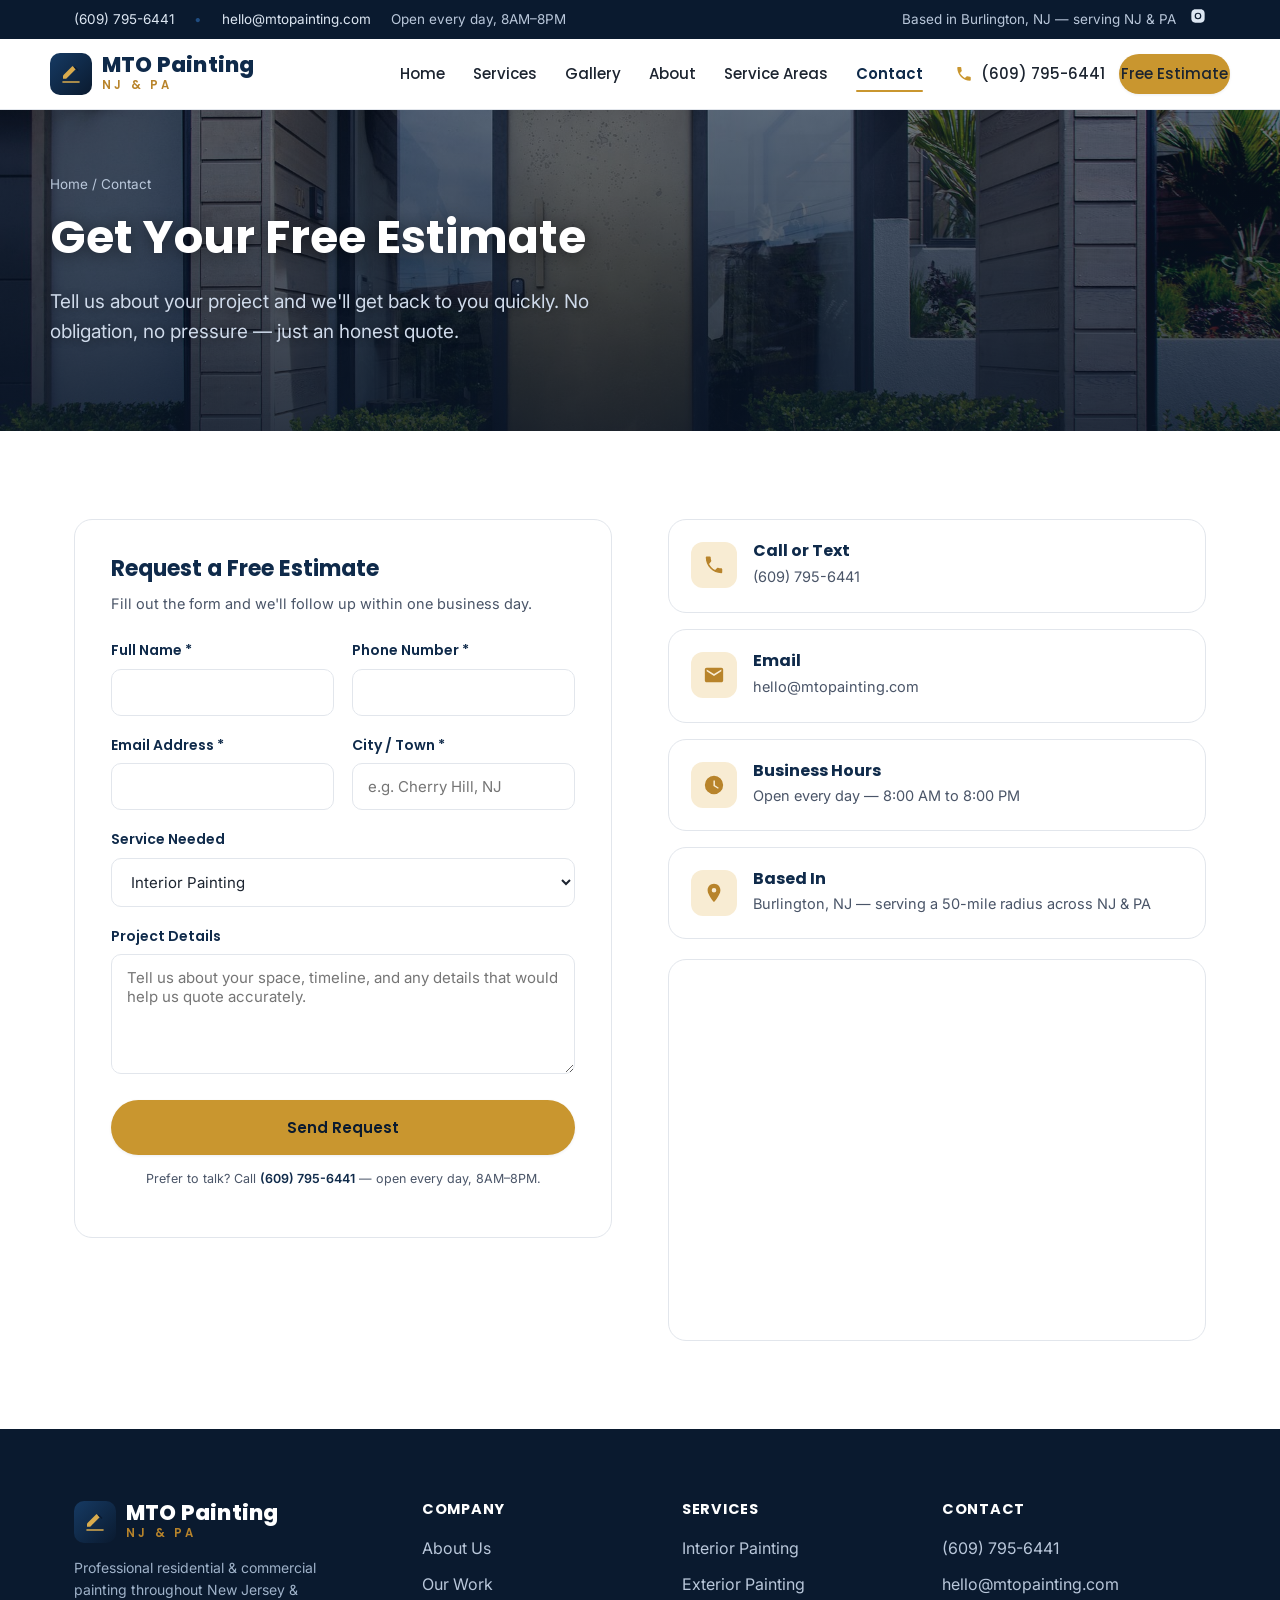
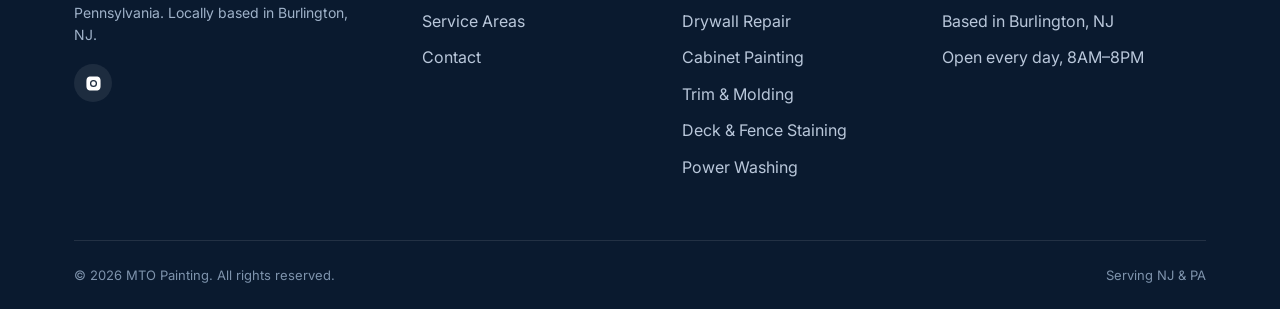
<file: contact.html>
<!doctype html>
<html lang="en">
<head>
<meta charset="UTF-8" />
<meta name="viewport" content="width=device-width, initial-scale=1.0" />
<title>Contact Us | Free Painting Estimate | MTO Painting NJ &amp; PA</title>
<meta name="description" content="Get a free, no-obligation painting estimate from MTO Painting. Call (609) 795-6441, email hello@mtopainting.com, or fill out our form. Serving NJ &amp; PA, open every day 8AM–8PM." />
<link rel="canonical" href="https://mtopainting.com/contact.html" />
<meta property="og:type" content="website" />
<meta property="og:site_name" content="MTO Painting" />
<meta property="og:title" content="Contact MTO Painting — Free Estimate" />
<meta property="og:description" content="Call, email or send a message for your free painting estimate across NJ &amp; PA." />
<meta property="og:url" content="https://mtopainting.com/contact.html" />
<meta property="og:image" content="https://mtopainting.com/images/og/og-cover.jpg" />
<meta name="twitter:card" content="summary_large_image" />
<meta name="twitter:title" content="Contact MTO Painting — Free Estimate" />
<meta name="twitter:description" content="Call, email or send a message for your free painting estimate across NJ & PA." />
<meta name="twitter:image" content="https://mtopainting.com/images/og/og-cover.jpg" />
<link rel="icon" type="image/svg+xml" href="favicon.svg" />
<link rel="icon" type="image/png" sizes="32x32" href="favicon-32x32.png" />
<link rel="icon" type="image/png" sizes="16x16" href="favicon-16x16.png" />
<link rel="apple-touch-icon" href="apple-touch-icon.png" />
<meta name="theme-color" content="#0f2a4a" />
<link rel="preconnect" href="https://fonts.googleapis.com">
<link rel="preconnect" href="https://fonts.gstatic.com" crossorigin>
<link href="https://fonts.googleapis.com/css2?family=Inter:wght@400;500;600;700&family=Poppins:wght@500;600;700;800&display=swap" rel="stylesheet">
<link rel="stylesheet" href="css/style.css" />
</head>
<body>

<div class="topbar">
  <div class="container">
    <div class="topbar-links">
      <a href="tel:+16097956441">(609) 795-6441</a>
      <a class="dot" href="mailto:hello@mtopainting.com">hello@mtopainting.com</a>
      <span>Open every day, 8AM–8PM</span>
    </div>
    <div class="topbar-social">
      <span>Based in Burlington, NJ — serving NJ &amp; PA</span>
      <a href="https://www.instagram.com/paintmto" target="_blank" rel="noopener" aria-label="MTO Painting on Instagram">
        <svg viewBox="0 0 24 24"><path d="M12 2c2.7 0 3.06.01 4.12.06 1.06.05 1.79.22 2.43.47.66.26 1.22.6 1.77 1.15.55.55.9 1.11 1.15 1.77.25.64.42 1.37.47 2.43.05 1.06.06 1.42.06 4.12s-.01 3.06-.06 4.12c-.05 1.06-.22 1.79-.47 2.43a4.9 4.9 0 0 1-1.15 1.77 4.9 4.9 0 0 1-1.77 1.15c-.64.25-1.37.42-2.43.47-1.06.05-1.42.06-4.12.06s-3.06-.01-4.12-.06c-1.06-.05-1.79-.22-2.43-.47a4.9 4.9 0 0 1-1.77-1.15 4.9 4.9 0 0 1-1.15-1.77c-.25-.64-.42-1.37-.47-2.43C2.01 15.06 2 14.7 2 12s.01-3.06.06-4.12c.05-1.06.22-1.79.47-2.43.26-.66.6-1.22 1.15-1.77a4.9 4.9 0 0 1 1.77-1.15c.64-.25 1.37-.42 2.43-.47C8.94 2.01 9.3 2 12 2zm0 5a5 5 0 1 0 0 10 5 5 0 0 0 0-10zm0 8.2a3.2 3.2 0 1 1 0-6.4 3.2 3.2 0 0 1 0 6.4zm5.2-8.4a1.17 1.17 0 1 1 0-2.34 1.17 1.17 0 0 1 0 2.34z"/></svg>
      </a>
    </div>
  </div>
</div>

<header class="site-header">
  <div class="container nav-wrap">
    <a href="index.html" class="brand">
      <span class="brand-mark"><svg viewBox="0 0 24 24" fill="none"><path d="M4 13.5 13.5 4l3.2 3.2L7.2 16.7H4v-3.2Z" fill="#d9ab4d"/><path d="M15.5 5 19 8.5" stroke="#0a1a2f" stroke-width="1.4"/><path d="M4 20h16" stroke="#d9ab4d" stroke-width="1.6" stroke-linecap="round"/></svg></span>
      <span class="brand-text"><span class="mto">MTO Painting</span><br/><span class="painting">NJ &amp; PA</span></span>
    </a>
    <nav class="main-nav" id="mainNav">
      <ul>
        <li><a href="index.html">Home</a></li>
        <li><a href="services.html">Services</a></li>
        <li><a href="gallery.html">Gallery</a></li>
        <li><a href="about.html">About</a></li>
        <li><a href="service-areas.html">Service Areas</a></li>
        <li><a href="contact.html" class="active">Contact</a></li>
      </ul>
      <div class="nav-cta">
        <a href="tel:+16097956441" class="nav-phone"><svg viewBox="0 0 24 24"><path d="M6.6 10.8c1.4 2.8 3.8 5.2 6.6 6.6l2.2-2.2c.3-.3.7-.4 1-.2 1.1.4 2.3.6 3.6.6.6 0 1 .4 1 1V20c0 .6-.4 1-1 1C10.9 21 3 13.1 3 3.6c0-.6.4-1 1-1h3.4c.6 0 1 .4 1 1 0 1.3.2 2.5.6 3.6.1.4 0 .8-.2 1L6.6 10.8Z"/></svg> (609) 795-6441</a>
        <a href="contact.html" class="btn btn-gold btn-sm">Free Estimate</a>
      </div>
    </nav>
    <button class="nav-toggle" aria-label="Toggle menu"><svg viewBox="0 0 24 24" fill="none" stroke="#0f2a4a" stroke-width="2" stroke-linecap="round"><path d="M4 7h16M4 12h16M4 17h16"/></svg></button>
  </div>
</header>
<div class="nav-scrim"></div>

<main>

  <section class="hero hero-small">
    <img data-fallback="Contact MTO Painting hero" data-file="hero/hero-contact.jpg" src="images/hero/hero-contact.jpg" alt="Contact MTO Painting" style="position:absolute;inset:0; width:100%; height:100%; object-fit:cover;" />
    <div class="container hero-inner" style="padding:0;">
      <div class="breadcrumb"><a href="index.html">Home</a> / Contact</div>
      <h1 style="font-size:clamp(30px,4vw,46px);">Get Your Free Estimate</h1>
      <p class="lede">Tell us about your project and we'll get back to you quickly. No obligation, no pressure — just an honest quote.</p>
    </div>
  </section>

  <section>
    <div class="container">
      <div class="grid grid-2" style="gap:56px; align-items:flex-start;">

        <!-- FORM -->
        <div class="card" style="padding:36px;">
          <h2 style="font-size:22px;">Request a Free Estimate</h2>
          <p style="color:var(--ink-soft); font-size:14.5px; margin-bottom:24px;">Fill out the form and we'll follow up within one business day.</p>

          <div class="form-success">Thanks! Your message has been sent — we'll be in touch soon.</div>
          <div class="form-error"></div>

          <form id="contact-form" action="https://formspree.io/f/xpqvoolq" method="POST">
            <input type="text" name="_gotcha" style="display:none" tabindex="-1" autocomplete="off" />
            <input type="hidden" name="_subject" value="New estimate request — MTO Painting website" />

            <div class="form-row">
              <div class="field">
                <label for="name">Full Name *</label>
                <input type="text" id="name" name="Name" required autocomplete="name" />
              </div>
              <div class="field">
                <label for="phone">Phone Number *</label>
                <input type="tel" id="phone" name="Phone" required autocomplete="tel" />
              </div>
            </div>

            <div class="form-row">
              <div class="field">
                <label for="email">Email Address *</label>
                <input type="email" id="email" name="Email" required autocomplete="email" />
              </div>
              <div class="field">
                <label for="city">City / Town *</label>
                <input type="text" id="city" name="City" required placeholder="e.g. Cherry Hill, NJ" />
              </div>
            </div>

            <div class="field">
              <label for="service">Service Needed</label>
              <select id="service" name="Service">
                <option>Interior Painting</option>
                <option>Exterior Painting</option>
                <option>Drywall Repair</option>
                <option>Cabinet Painting</option>
                <option>Trim &amp; Molding Painting</option>
                <option>Deck &amp; Fence Staining</option>
                <option>Power Washing</option>
                <option>Not Sure / Multiple Services</option>
              </select>
            </div>

            <div class="field">
              <label for="message">Project Details</label>
              <textarea id="message" name="Message" placeholder="Tell us about your space, timeline, and any details that would help us quote accurately."></textarea>
            </div>

            <button type="submit" class="btn btn-gold btn-block">Send Request</button>
            <p class="field-note text-center" style="margin-top:14px;">Prefer to talk? Call <a href="tel:+16097956441" style="color:var(--navy-900); font-weight:600;">(609) 795-6441</a> — open every day, 8AM–8PM.</p>
          </form>
        </div>

        <!-- INFO -->
        <div>
          <div class="card info-card reveal" style="margin-bottom:16px;">
            <div class="ico"><svg viewBox="0 0 24 24"><path d="M6.6 10.8c1.4 2.8 3.8 5.2 6.6 6.6l2.2-2.2c.3-.3.7-.4 1-.2 1.1.4 2.3.6 3.6.6.6 0 1 .4 1 1V20c0 .6-.4 1-1 1C10.9 21 3 13.1 3 3.6c0-.6.4-1 1-1h3.4c.6 0 1 .4 1 1 0 1.3.2 2.5.6 3.6.1.4 0 .8-.2 1L6.6 10.8Z"/></svg></div>
            <div><h4>Call or Text</h4><a href="tel:+16097956441">(609) 795-6441</a></div>
          </div>
          <div class="card info-card reveal" style="margin-bottom:16px;">
            <div class="ico"><svg viewBox="0 0 24 24"><path d="M20 4H4c-1.1 0-2 .9-2 2v12c0 1.1.9 2 2 2h16c1.1 0 2-.9 2-2V6c0-1.1-.9-2-2-2Zm0 4-8 5-8-5V6l8 5 8-5v2Z"/></svg></div>
            <div><h4>Email</h4><a href="mailto:hello@mtopainting.com">hello@mtopainting.com</a></div>
          </div>
          <div class="card info-card reveal" style="margin-bottom:16px;">
            <div class="ico"><svg viewBox="0 0 24 24"><path d="M12 2a10 10 0 1 0 0 20 10 10 0 0 0 0-20Zm1 5v5.4l4.2 2.5-.8 1.3-5-3V7h1.6Z"/></svg></div>
            <div><h4>Business Hours</h4><p>Open every day &mdash; 8:00 AM to 8:00 PM</p></div>
          </div>
          <div class="card info-card reveal" style="margin-bottom:16px;">
            <div class="ico"><svg viewBox="0 0 24 24"><path d="M12 2C8.1 2 5 5.1 5 9c0 5.2 7 13 7 13s7-7.8 7-13c0-3.9-3.1-7-7-7Zm0 9.5A2.5 2.5 0 1 1 12 6.5a2.5 2.5 0 0 1 0 5Z"/></svg></div>
            <div><h4>Based In</h4><p>Burlington, NJ — serving a 50-mile radius across NJ &amp; PA</p></div>
          </div>
          <div class="map-frame" style="margin-top:20px;">
            <iframe src="https://www.google.com/maps?q=Burlington,+NJ&output=embed" loading="lazy" referrerpolicy="no-referrer-when-downgrade" title="MTO Painting location — Burlington, NJ"></iframe>
          </div>
        </div>

      </div>
    </div>
  </section>

</main>

<footer class="site-footer">
  <div class="container">
    <div class="footer-grid">
      <div class="footer-brand">
        <a href="index.html" class="brand" style="margin-bottom:14px; display:inline-flex;">
          <span class="brand-mark"><svg viewBox="0 0 24 24" fill="none"><path d="M4 13.5 13.5 4l3.2 3.2L7.2 16.7H4v-3.2Z" fill="#d9ab4d"/><path d="M15.5 5 19 8.5" stroke="#0a1a2f" stroke-width="1.4"/><path d="M4 20h16" stroke="#d9ab4d" stroke-width="1.6" stroke-linecap="round"/></svg></span>
          <span class="brand-text"><span class="mto" style="color:#fff;">MTO Painting</span><br/><span class="painting">NJ &amp; PA</span></span>
        </a>
        <p>Professional residential &amp; commercial painting throughout New Jersey &amp; Pennsylvania. Locally based in Burlington, NJ.</p>
        <div class="footer-social">
          <a href="https://www.instagram.com/paintmto" target="_blank" rel="noopener" aria-label="Instagram"><svg viewBox="0 0 24 24"><path d="M12 2c2.7 0 3.06.01 4.12.06 1.06.05 1.79.22 2.43.47.66.26 1.22.6 1.77 1.15.55.55.9 1.11 1.15 1.77.25.64.42 1.37.47 2.43.05 1.06.06 1.42.06 4.12s-.01 3.06-.06 4.12c-.05 1.06-.22 1.79-.47 2.43a4.9 4.9 0 0 1-1.15 1.77 4.9 4.9 0 0 1-1.77 1.15c-.64.25-1.37.42-2.43.47-1.06.05-1.42.06-4.12.06s-3.06-.01-4.12-.06c-1.06-.05-1.79-.22-2.43-.47a4.9 4.9 0 0 1-1.77-1.15 4.9 4.9 0 0 1-1.15-1.77c-.25-.64-.42-1.37-.47-2.43C2.01 15.06 2 14.7 2 12s.01-3.06.06-4.12c.05-1.06.22-1.79.47-2.43.26-.66.6-1.22 1.15-1.77a4.9 4.9 0 0 1 1.77-1.15c.64-.25 1.37-.42 2.43-.47C8.94 2.01 9.3 2 12 2zm0 5a5 5 0 1 0 0 10 5 5 0 0 0 0-10zm0 8.2a3.2 3.2 0 1 1 0-6.4 3.2 3.2 0 0 1 0 6.4zm5.2-8.4a1.17 1.17 0 1 1 0-2.34 1.17 1.17 0 0 1 0 2.34z"/></svg></a>
        </div>
      </div>
      <div>
        <h4>Company</h4>
        <ul>
          <li><a href="about.html">About Us</a></li>
          <li><a href="gallery.html">Our Work</a></li>
          <li><a href="service-areas.html">Service Areas</a></li>
          <li><a href="contact.html">Contact</a></li>
        </ul>
      </div>
      <div>
        <h4>Services</h4>
        <ul>
          <li><a href="services.html#interior">Interior Painting</a></li>
          <li><a href="services.html#exterior">Exterior Painting</a></li>
          <li><a href="services.html#drywall">Drywall Repair</a></li>
          <li><a href="services.html#cabinet">Cabinet Painting</a></li>
          <li><a href="services.html#trim">Trim &amp; Molding</a></li>
          <li><a href="services.html#deck">Deck &amp; Fence Staining</a></li>
          <li><a href="services.html#powerwash">Power Washing</a></li>
        </ul>
      </div>
      <div>
        <h4>Contact</h4>
        <ul>
          <li><a href="tel:+16097956441">(609) 795-6441</a></li>
          <li><a href="mailto:hello@mtopainting.com">hello@mtopainting.com</a></li>
          <li>Based in Burlington, NJ</li>
          <li>Open every day, 8AM–8PM</li>
        </ul>
      </div>
    </div>
    <div class="footer-bottom">
      <span>&copy; <span data-year>2026</span> MTO Painting. All rights reserved.</span>
      <span>Serving NJ &amp; PA</span>
    </div>
  </div>
</footer>

<div class="mobile-cta">
  <a href="tel:+16097956441" class="btn btn-navy btn-block">Call Now</a>
  <a href="contact.html" class="btn btn-gold btn-block">Free Estimate</a>
</div>

<script src="js/main.js"></script>
</body>
</html>
</file>
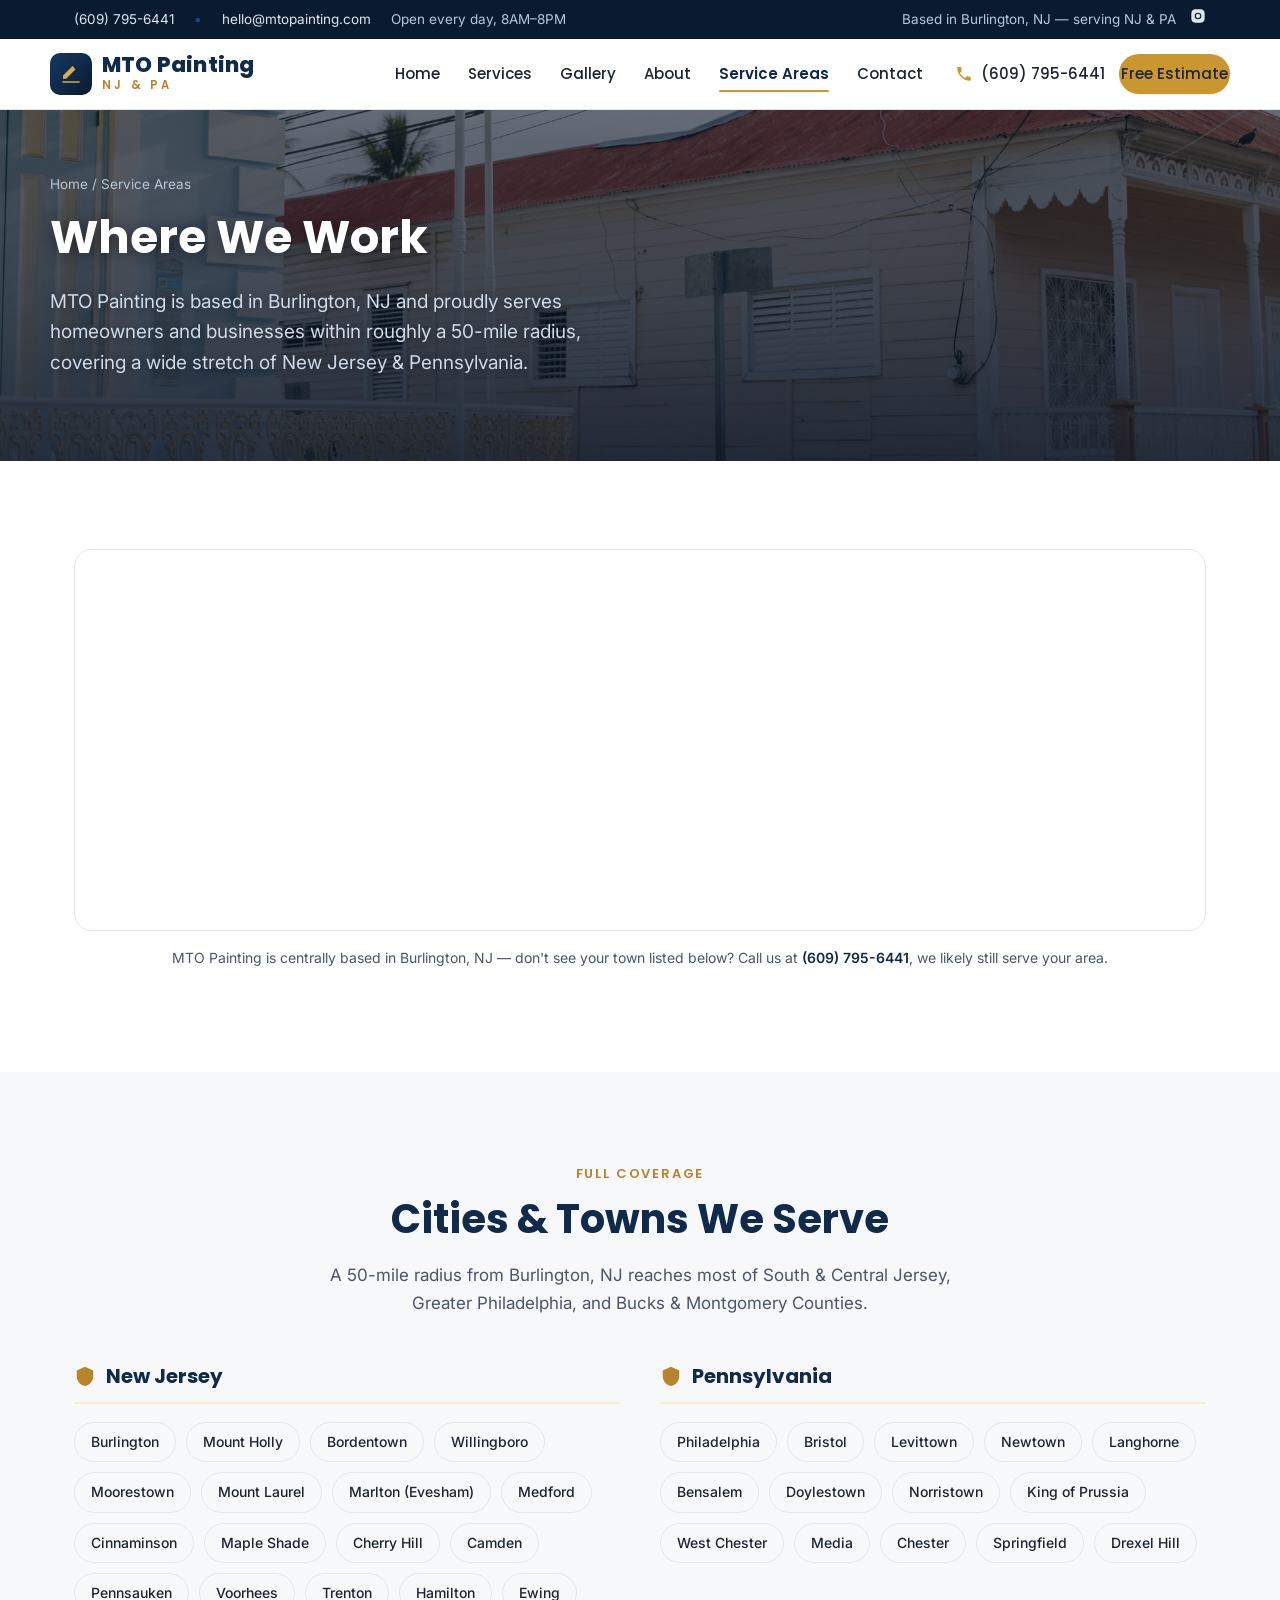
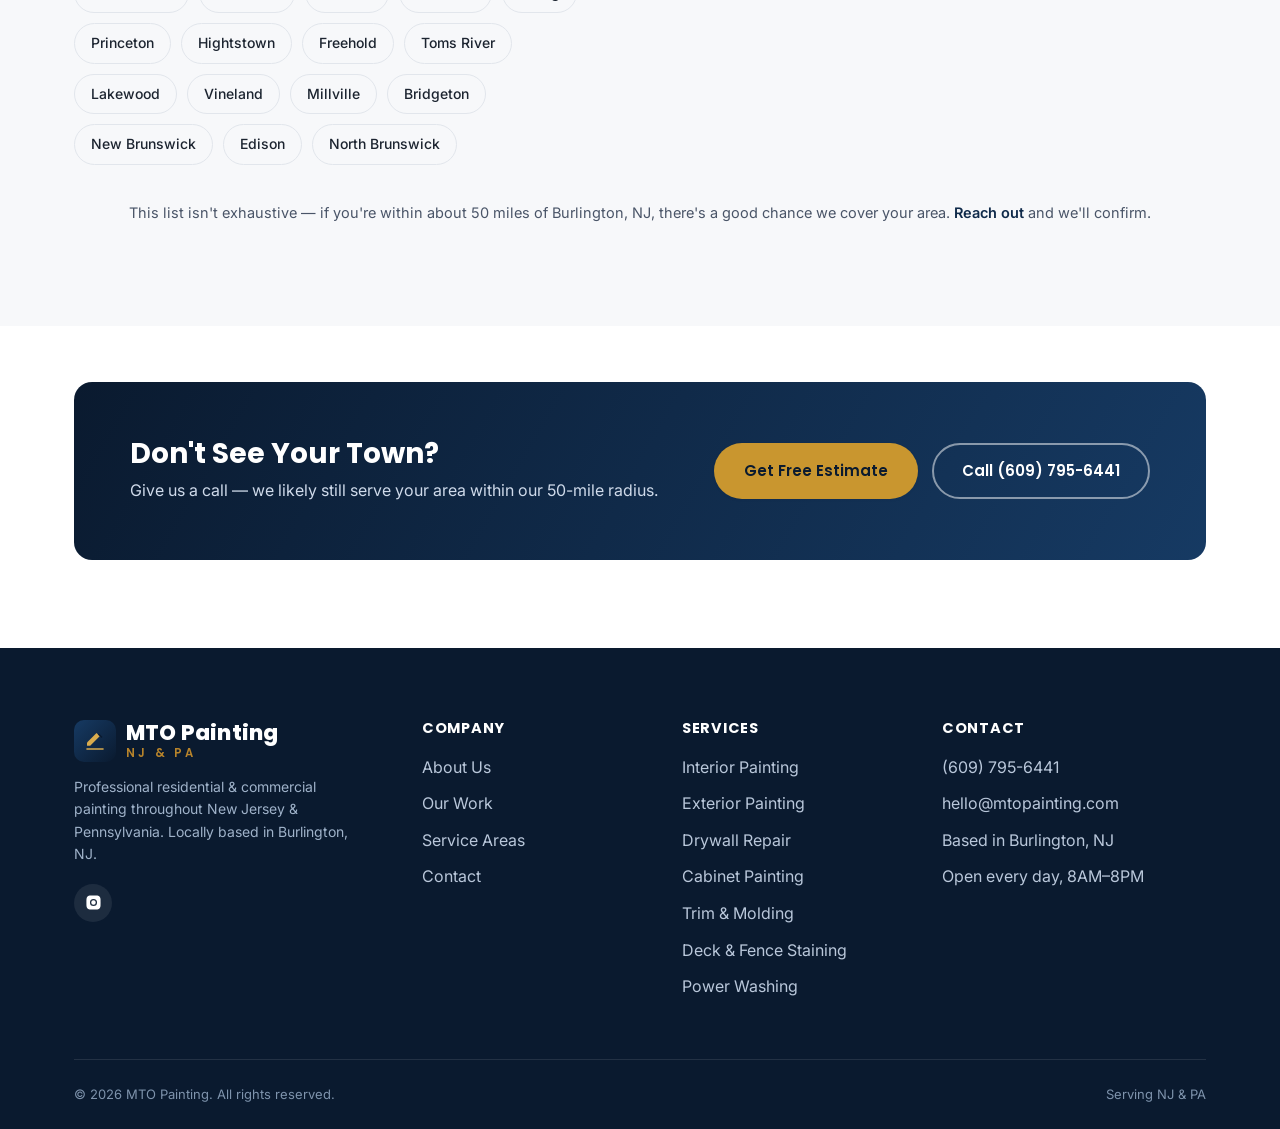
<file: service-areas.html>
<!doctype html>
<html lang="en">
<head>
<meta charset="UTF-8" />
<meta name="viewport" content="width=device-width, initial-scale=1.0" />
<title>Service Areas | Painting Contractors Serving NJ &amp; PA | MTO Painting</title>
<meta name="description" content="MTO Painting is based in Burlington, NJ and serves homeowners and businesses within a 50-mile radius across New Jersey &amp; Pennsylvania, including Philadelphia, Trenton, Cherry Hill, Princeton, Levittown &amp; more." />
<link rel="canonical" href="https://mtopainting.com/service-areas.html" />
<meta property="og:type" content="website" />
<meta property="og:site_name" content="MTO Painting" />
<meta property="og:title" content="Service Areas | MTO Painting" />
<meta property="og:description" content="Painting services within a 50-mile radius of Burlington, NJ, covering NJ &amp; PA." />
<meta property="og:url" content="https://mtopainting.com/service-areas.html" />
<meta property="og:image" content="https://mtopainting.com/images/og/og-cover.jpg" />
<meta name="twitter:card" content="summary_large_image" />
<meta name="twitter:title" content="Service Areas | MTO Painting" />
<meta name="twitter:description" content="Painting services within a 50-mile radius of Burlington, NJ, covering NJ & PA." />
<meta name="twitter:image" content="https://mtopainting.com/images/og/og-cover.jpg" />
<link rel="icon" type="image/svg+xml" href="favicon.svg" />
<link rel="icon" type="image/png" sizes="32x32" href="favicon-32x32.png" />
<link rel="icon" type="image/png" sizes="16x16" href="favicon-16x16.png" />
<link rel="apple-touch-icon" href="apple-touch-icon.png" />
<meta name="theme-color" content="#0f2a4a" />
<link rel="preconnect" href="https://fonts.googleapis.com">
<link rel="preconnect" href="https://fonts.gstatic.com" crossorigin>
<link href="https://fonts.googleapis.com/css2?family=Inter:wght@400;500;600;700&family=Poppins:wght@500;600;700;800&display=swap" rel="stylesheet">
<link rel="stylesheet" href="css/style.css" />
</head>
<body>

<div class="topbar">
  <div class="container">
    <div class="topbar-links">
      <a href="tel:+16097956441">(609) 795-6441</a>
      <a class="dot" href="mailto:hello@mtopainting.com">hello@mtopainting.com</a>
      <span>Open every day, 8AM–8PM</span>
    </div>
    <div class="topbar-social">
      <span>Based in Burlington, NJ — serving NJ &amp; PA</span>
      <a href="https://www.instagram.com/paintmto" target="_blank" rel="noopener" aria-label="MTO Painting on Instagram">
        <svg viewBox="0 0 24 24"><path d="M12 2c2.7 0 3.06.01 4.12.06 1.06.05 1.79.22 2.43.47.66.26 1.22.6 1.77 1.15.55.55.9 1.11 1.15 1.77.25.64.42 1.37.47 2.43.05 1.06.06 1.42.06 4.12s-.01 3.06-.06 4.12c-.05 1.06-.22 1.79-.47 2.43a4.9 4.9 0 0 1-1.15 1.77 4.9 4.9 0 0 1-1.77 1.15c-.64.25-1.37.42-2.43.47-1.06.05-1.42.06-4.12.06s-3.06-.01-4.12-.06c-1.06-.05-1.79-.22-2.43-.47a4.9 4.9 0 0 1-1.77-1.15 4.9 4.9 0 0 1-1.15-1.77c-.25-.64-.42-1.37-.47-2.43C2.01 15.06 2 14.7 2 12s.01-3.06.06-4.12c.05-1.06.22-1.79.47-2.43.26-.66.6-1.22 1.15-1.77a4.9 4.9 0 0 1 1.77-1.15c.64-.25 1.37-.42 2.43-.47C8.94 2.01 9.3 2 12 2zm0 5a5 5 0 1 0 0 10 5 5 0 0 0 0-10zm0 8.2a3.2 3.2 0 1 1 0-6.4 3.2 3.2 0 0 1 0 6.4zm5.2-8.4a1.17 1.17 0 1 1 0-2.34 1.17 1.17 0 0 1 0 2.34z"/></svg>
      </a>
    </div>
  </div>
</div>

<header class="site-header">
  <div class="container nav-wrap">
    <a href="index.html" class="brand">
      <span class="brand-mark"><svg viewBox="0 0 24 24" fill="none"><path d="M4 13.5 13.5 4l3.2 3.2L7.2 16.7H4v-3.2Z" fill="#d9ab4d"/><path d="M15.5 5 19 8.5" stroke="#0a1a2f" stroke-width="1.4"/><path d="M4 20h16" stroke="#d9ab4d" stroke-width="1.6" stroke-linecap="round"/></svg></span>
      <span class="brand-text"><span class="mto">MTO Painting</span><br/><span class="painting">NJ &amp; PA</span></span>
    </a>
    <nav class="main-nav" id="mainNav">
      <ul>
        <li><a href="index.html">Home</a></li>
        <li><a href="services.html">Services</a></li>
        <li><a href="gallery.html">Gallery</a></li>
        <li><a href="about.html">About</a></li>
        <li><a href="service-areas.html" class="active">Service Areas</a></li>
        <li><a href="contact.html">Contact</a></li>
      </ul>
      <div class="nav-cta">
        <a href="tel:+16097956441" class="nav-phone"><svg viewBox="0 0 24 24"><path d="M6.6 10.8c1.4 2.8 3.8 5.2 6.6 6.6l2.2-2.2c.3-.3.7-.4 1-.2 1.1.4 2.3.6 3.6.6.6 0 1 .4 1 1V20c0 .6-.4 1-1 1C10.9 21 3 13.1 3 3.6c0-.6.4-1 1-1h3.4c.6 0 1 .4 1 1 0 1.3.2 2.5.6 3.6.1.4 0 .8-.2 1L6.6 10.8Z"/></svg> (609) 795-6441</a>
        <a href="contact.html" class="btn btn-gold btn-sm">Free Estimate</a>
      </div>
    </nav>
    <button class="nav-toggle" aria-label="Toggle menu"><svg viewBox="0 0 24 24" fill="none" stroke="#0f2a4a" stroke-width="2" stroke-linecap="round"><path d="M4 7h16M4 12h16M4 17h16"/></svg></button>
  </div>
</header>
<div class="nav-scrim"></div>

<main>

  <section class="hero hero-small">
    <img data-fallback="Service area hero — NJ/PA map region" data-file="hero/hero-areas.jpg" src="images/hero/hero-areas.jpg" alt="MTO Painting service areas" style="position:absolute;inset:0; width:100%; height:100%; object-fit:cover;" />
    <div class="container hero-inner" style="padding:0;">
      <div class="breadcrumb"><a href="index.html">Home</a> / Service Areas</div>
      <h1 style="font-size:clamp(30px,4vw,46px);">Where We Work</h1>
      <p class="lede">MTO Painting is based in Burlington, NJ and proudly serves homeowners and businesses within roughly a 50-mile radius, covering a wide stretch of New Jersey &amp; Pennsylvania.</p>
    </div>
  </section>

  <!-- MAP -->
  <section>
    <div class="container">
      <div class="map-frame">
        <iframe src="https://www.google.com/maps?q=Burlington,+NJ&output=embed" loading="lazy" referrerpolicy="no-referrer-when-downgrade" title="MTO Painting service area map centered on Burlington, NJ"></iframe>
      </div>
      <p class="text-center" style="margin-top:16px; color:var(--ink-soft); font-size:14px;">MTO Painting is centrally based in Burlington, NJ — don't see your town listed below? Call us at <a href="tel:+16097956441" style="color:var(--navy-900); font-weight:600;">(609) 795-6441</a>, we likely still serve your area.</p>
    </div>
  </section>

  <!-- CITY LISTS -->
  <section class="bg-alt">
    <div class="container">
      <div class="section-head">
        <span class="eyebrow">Full Coverage</span>
        <h2>Cities &amp; Towns We Serve</h2>
        <p>A 50-mile radius from Burlington, NJ reaches most of South &amp; Central Jersey, Greater Philadelphia, and Bucks &amp; Montgomery Counties.</p>
      </div>

      <div class="area-cols">
        <div class="area-col">
          <h3><svg viewBox="0 0 24 24"><path d="M12 2 3 6v6c0 5.2 3.6 9.9 9 11 5.4-1.1 9-5.8 9-11V6l-9-4Z"/></svg> New Jersey</h3>
          <div class="chip-list">
            <span class="chip">Burlington</span>
            <span class="chip">Mount Holly</span>
            <span class="chip">Bordentown</span>
            <span class="chip">Willingboro</span>
            <span class="chip">Moorestown</span>
            <span class="chip">Mount Laurel</span>
            <span class="chip">Marlton (Evesham)</span>
            <span class="chip">Medford</span>
            <span class="chip">Cinnaminson</span>
            <span class="chip">Maple Shade</span>
            <span class="chip">Cherry Hill</span>
            <span class="chip">Camden</span>
            <span class="chip">Pennsauken</span>
            <span class="chip">Voorhees</span>
            <span class="chip">Trenton</span>
            <span class="chip">Hamilton</span>
            <span class="chip">Ewing</span>
            <span class="chip">Princeton</span>
            <span class="chip">Hightstown</span>
            <span class="chip">Freehold</span>
            <span class="chip">Toms River</span>
            <span class="chip">Lakewood</span>
            <span class="chip">Vineland</span>
            <span class="chip">Millville</span>
            <span class="chip">Bridgeton</span>
            <span class="chip">New Brunswick</span>
            <span class="chip">Edison</span>
            <span class="chip">North Brunswick</span>
          </div>
        </div>

        <div class="area-col">
          <h3><svg viewBox="0 0 24 24"><path d="M12 2 3 6v6c0 5.2 3.6 9.9 9 11 5.4-1.1 9-5.8 9-11V6l-9-4Z"/></svg> Pennsylvania</h3>
          <div class="chip-list">
            <span class="chip">Philadelphia</span>
            <span class="chip">Bristol</span>
            <span class="chip">Levittown</span>
            <span class="chip">Newtown</span>
            <span class="chip">Langhorne</span>
            <span class="chip">Bensalem</span>
            <span class="chip">Doylestown</span>
            <span class="chip">Norristown</span>
            <span class="chip">King of Prussia</span>
            <span class="chip">West Chester</span>
            <span class="chip">Media</span>
            <span class="chip">Chester</span>
            <span class="chip">Springfield</span>
            <span class="chip">Drexel Hill</span>
          </div>
        </div>
      </div>

      <p class="text-center" style="margin-top:36px; color:var(--ink-soft); font-size:14.5px;">This list isn't exhaustive — if you're within about 50 miles of Burlington, NJ, there's a good chance we cover your area. <a href="contact.html" style="color:var(--navy-900); font-weight:600;">Reach out</a> and we'll confirm.</p>
    </div>
  </section>

  <section style="padding-top:56px;">
    <div class="container">
      <div class="cta-banner">
        <div>
          <h2>Don't See Your Town?</h2>
          <p>Give us a call — we likely still serve your area within our 50-mile radius.</p>
        </div>
        <div class="cta-actions">
          <a href="contact.html" class="btn btn-gold">Get Free Estimate</a>
          <a href="tel:+16097956441" class="btn btn-outline">Call (609) 795-6441</a>
        </div>
      </div>
    </div>
  </section>

</main>

<footer class="site-footer">
  <div class="container">
    <div class="footer-grid">
      <div class="footer-brand">
        <a href="index.html" class="brand" style="margin-bottom:14px; display:inline-flex;">
          <span class="brand-mark"><svg viewBox="0 0 24 24" fill="none"><path d="M4 13.5 13.5 4l3.2 3.2L7.2 16.7H4v-3.2Z" fill="#d9ab4d"/><path d="M15.5 5 19 8.5" stroke="#0a1a2f" stroke-width="1.4"/><path d="M4 20h16" stroke="#d9ab4d" stroke-width="1.6" stroke-linecap="round"/></svg></span>
          <span class="brand-text"><span class="mto" style="color:#fff;">MTO Painting</span><br/><span class="painting">NJ &amp; PA</span></span>
        </a>
        <p>Professional residential &amp; commercial painting throughout New Jersey &amp; Pennsylvania. Locally based in Burlington, NJ.</p>
        <div class="footer-social">
          <a href="https://www.instagram.com/paintmto" target="_blank" rel="noopener" aria-label="Instagram"><svg viewBox="0 0 24 24"><path d="M12 2c2.7 0 3.06.01 4.12.06 1.06.05 1.79.22 2.43.47.66.26 1.22.6 1.77 1.15.55.55.9 1.11 1.15 1.77.25.64.42 1.37.47 2.43.05 1.06.06 1.42.06 4.12s-.01 3.06-.06 4.12c-.05 1.06-.22 1.79-.47 2.43a4.9 4.9 0 0 1-1.15 1.77 4.9 4.9 0 0 1-1.77 1.15c-.64.25-1.37.42-2.43.47-1.06.05-1.42.06-4.12.06s-3.06-.01-4.12-.06c-1.06-.05-1.79-.22-2.43-.47a4.9 4.9 0 0 1-1.77-1.15 4.9 4.9 0 0 1-1.15-1.77c-.25-.64-.42-1.37-.47-2.43C2.01 15.06 2 14.7 2 12s.01-3.06.06-4.12c.05-1.06.22-1.79.47-2.43.26-.66.6-1.22 1.15-1.77a4.9 4.9 0 0 1 1.77-1.15c.64-.25 1.37-.42 2.43-.47C8.94 2.01 9.3 2 12 2zm0 5a5 5 0 1 0 0 10 5 5 0 0 0 0-10zm0 8.2a3.2 3.2 0 1 1 0-6.4 3.2 3.2 0 0 1 0 6.4zm5.2-8.4a1.17 1.17 0 1 1 0-2.34 1.17 1.17 0 0 1 0 2.34z"/></svg></a>
        </div>
      </div>
      <div>
        <h4>Company</h4>
        <ul>
          <li><a href="about.html">About Us</a></li>
          <li><a href="gallery.html">Our Work</a></li>
          <li><a href="service-areas.html">Service Areas</a></li>
          <li><a href="contact.html">Contact</a></li>
        </ul>
      </div>
      <div>
        <h4>Services</h4>
        <ul>
          <li><a href="services.html#interior">Interior Painting</a></li>
          <li><a href="services.html#exterior">Exterior Painting</a></li>
          <li><a href="services.html#drywall">Drywall Repair</a></li>
          <li><a href="services.html#cabinet">Cabinet Painting</a></li>
          <li><a href="services.html#trim">Trim &amp; Molding</a></li>
          <li><a href="services.html#deck">Deck &amp; Fence Staining</a></li>
          <li><a href="services.html#powerwash">Power Washing</a></li>
        </ul>
      </div>
      <div>
        <h4>Contact</h4>
        <ul>
          <li><a href="tel:+16097956441">(609) 795-6441</a></li>
          <li><a href="mailto:hello@mtopainting.com">hello@mtopainting.com</a></li>
          <li>Based in Burlington, NJ</li>
          <li>Open every day, 8AM–8PM</li>
        </ul>
      </div>
    </div>
    <div class="footer-bottom">
      <span>&copy; <span data-year>2026</span> MTO Painting. All rights reserved.</span>
      <span>Serving NJ &amp; PA</span>
    </div>
  </div>
</footer>

<div class="mobile-cta">
  <a href="tel:+16097956441" class="btn btn-navy btn-block">Call Now</a>
  <a href="contact.html" class="btn btn-gold btn-block">Free Estimate</a>
</div>

<script src="js/main.js"></script>
</body>
</html>
</file>
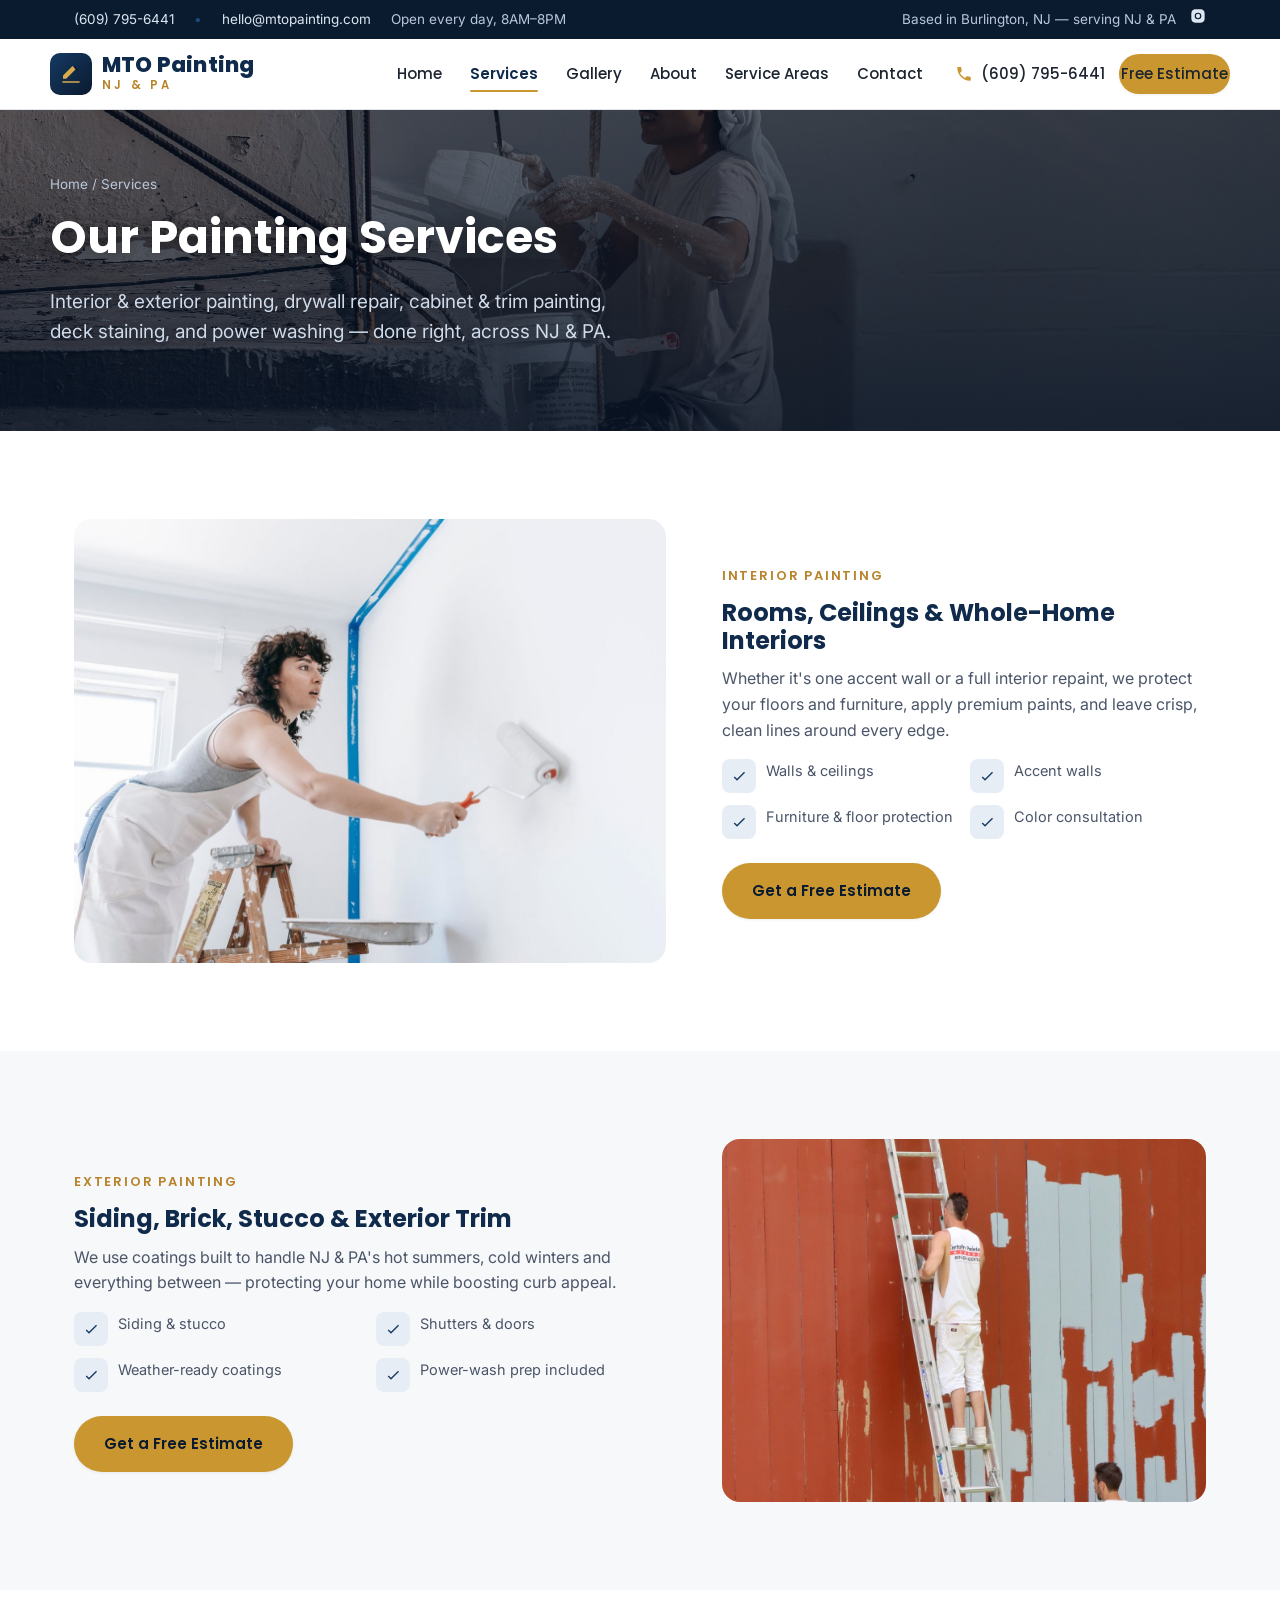
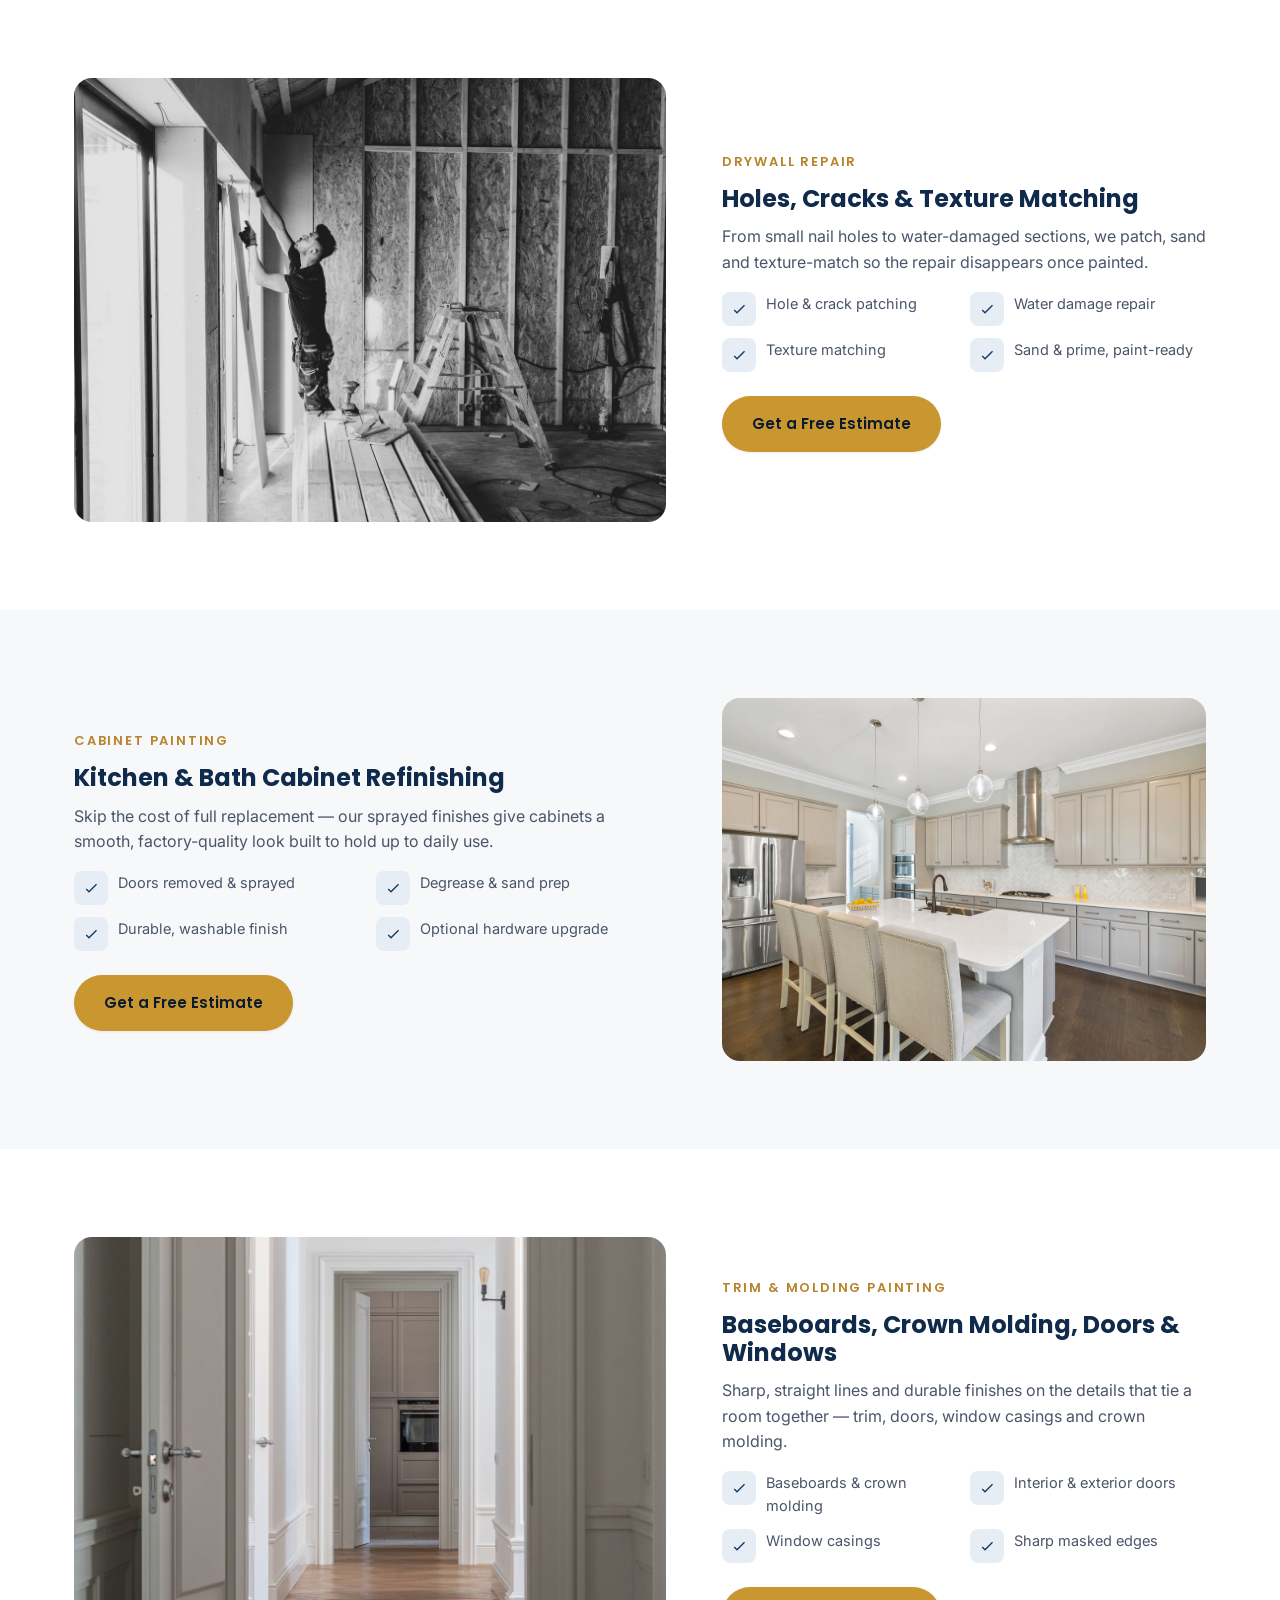
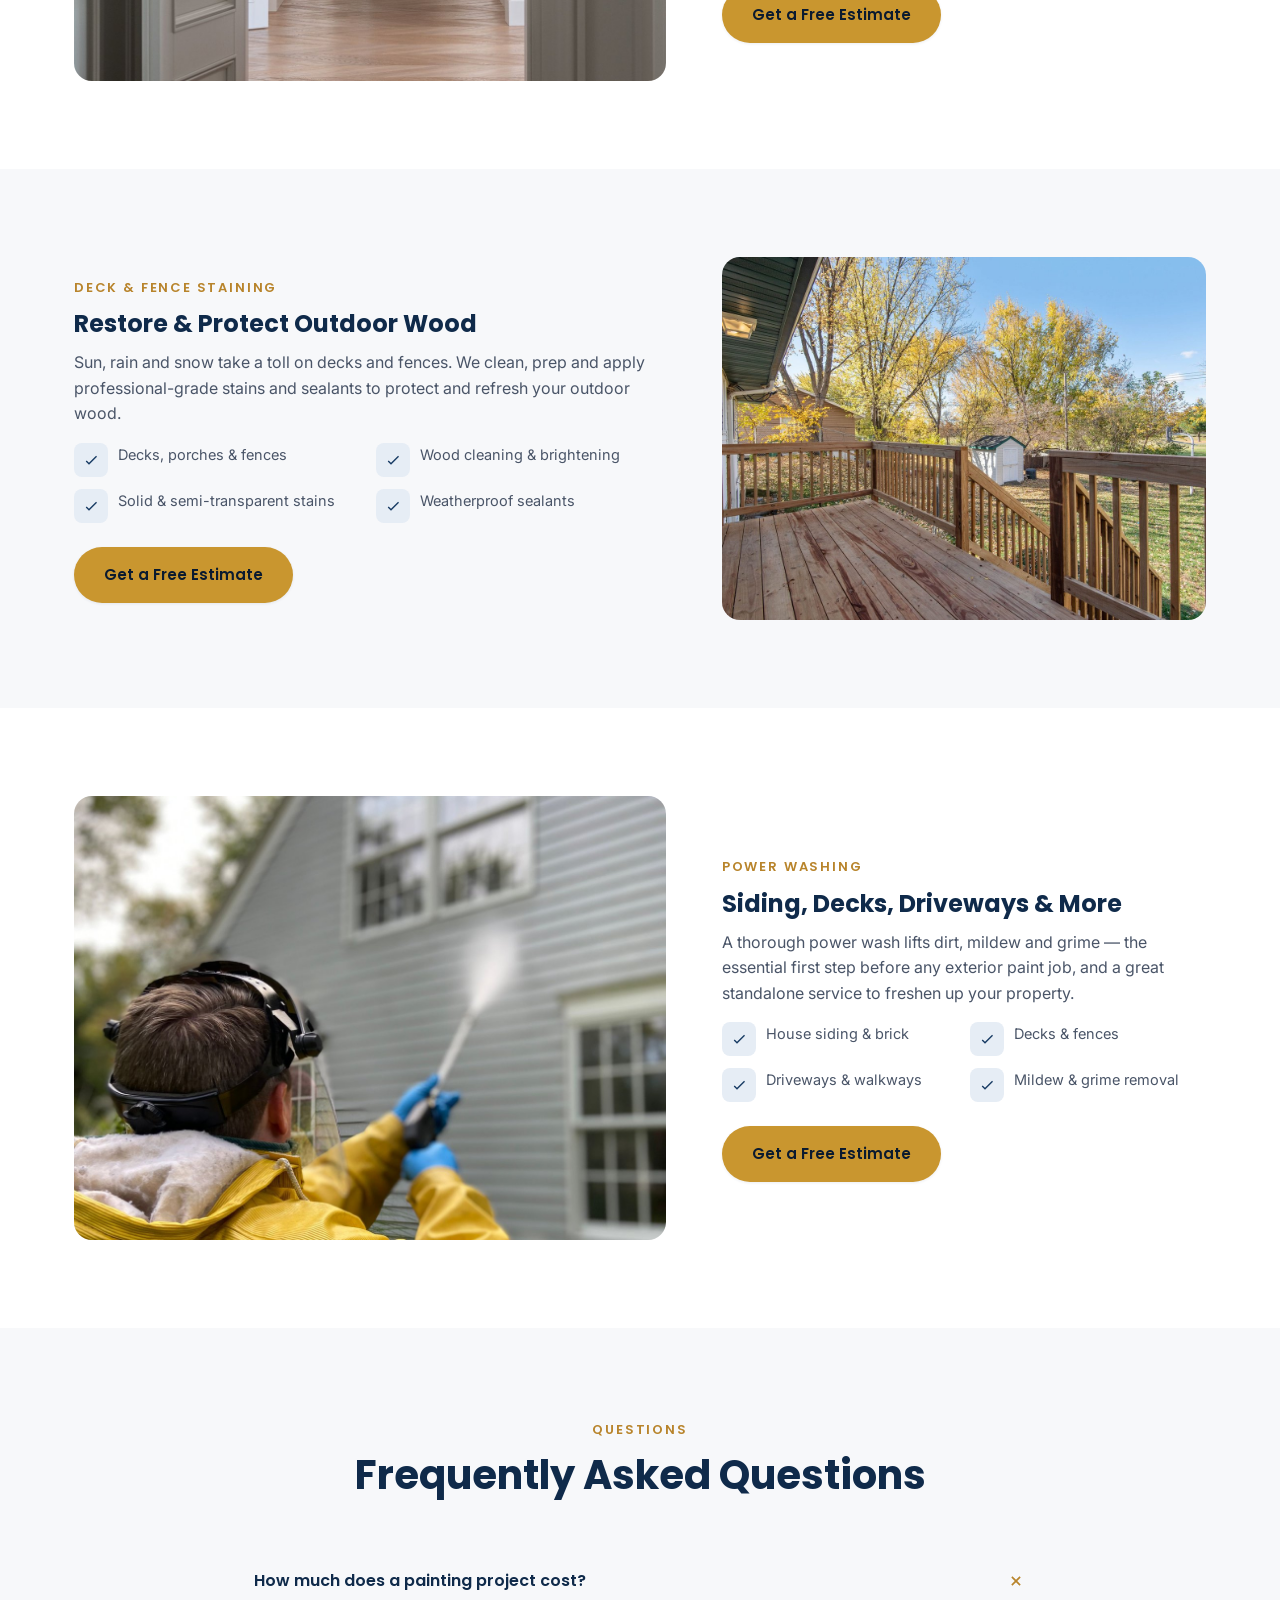
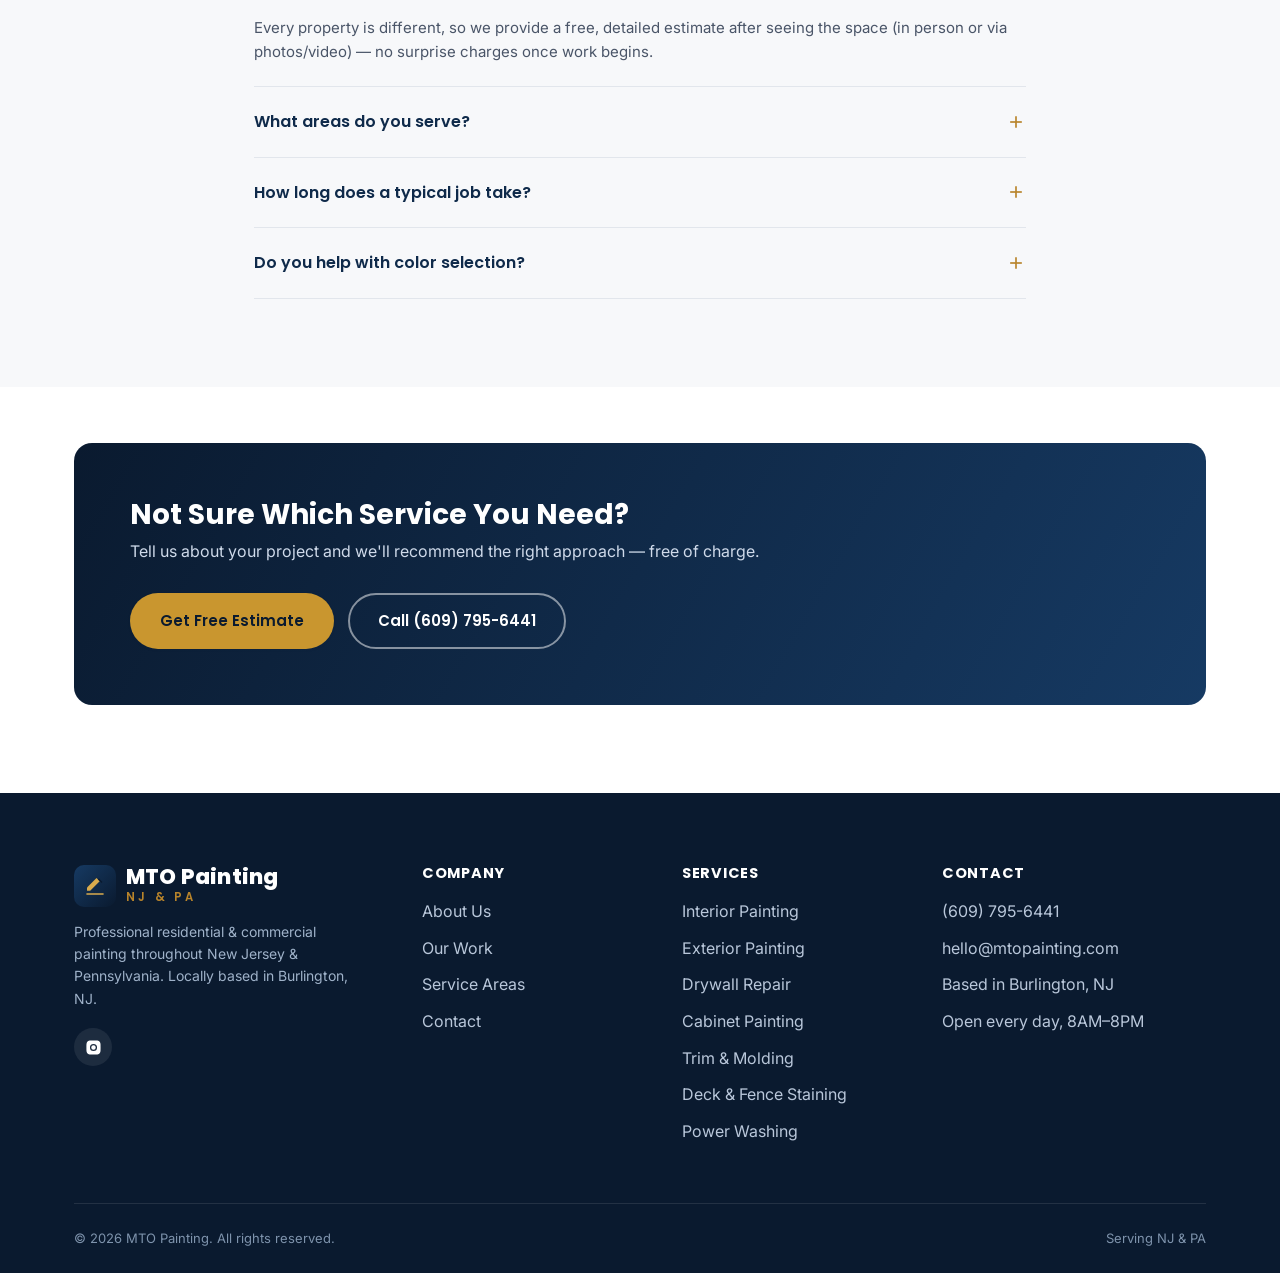
<file: services.html>
<!doctype html>
<html lang="en">
<head>
<meta charset="UTF-8" />
<meta name="viewport" content="width=device-width, initial-scale=1.0" />
<title>Painting Services | Interior, Exterior, Drywall, Cabinets &amp; More | MTO Painting</title>
<meta name="description" content="Explore MTO Painting's full range of services: interior &amp; exterior painting, drywall repair, cabinet painting, trim painting, deck &amp; fence staining, and power washing across NJ &amp; PA." />
<link rel="canonical" href="https://mtopainting.com/services.html" />
<meta property="og:type" content="website" />
<meta property="og:site_name" content="MTO Painting" />
<meta property="og:title" content="Painting Services | MTO Painting" />
<meta property="og:description" content="Interior, exterior, drywall repair, cabinet &amp; trim painting, deck staining and power washing across NJ &amp; PA." />
<meta property="og:url" content="https://mtopainting.com/services.html" />
<meta property="og:image" content="https://mtopainting.com/images/og/og-cover.jpg" />
<meta name="twitter:card" content="summary_large_image" />
<meta name="twitter:title" content="Painting Services | MTO Painting" />
<meta name="twitter:description" content="Interior, exterior, drywall repair, cabinet & trim painting, deck staining and power washing across NJ & PA." />
<meta name="twitter:image" content="https://mtopainting.com/images/og/og-cover.jpg" />
<link rel="icon" type="image/svg+xml" href="favicon.svg" />
<link rel="icon" type="image/png" sizes="32x32" href="favicon-32x32.png" />
<link rel="icon" type="image/png" sizes="16x16" href="favicon-16x16.png" />
<link rel="apple-touch-icon" href="apple-touch-icon.png" />
<meta name="theme-color" content="#0f2a4a" />
<link rel="preconnect" href="https://fonts.googleapis.com">
<link rel="preconnect" href="https://fonts.gstatic.com" crossorigin>
<link href="https://fonts.googleapis.com/css2?family=Inter:wght@400;500;600;700&family=Poppins:wght@500;600;700;800&display=swap" rel="stylesheet">
<link rel="stylesheet" href="css/style.css" />
</head>
<body>

<div class="topbar">
  <div class="container">
    <div class="topbar-links">
      <a href="tel:+16097956441">(609) 795-6441</a>
      <a class="dot" href="mailto:hello@mtopainting.com">hello@mtopainting.com</a>
      <span>Open every day, 8AM–8PM</span>
    </div>
    <div class="topbar-social">
      <span>Based in Burlington, NJ — serving NJ &amp; PA</span>
      <a href="https://www.instagram.com/paintmto" target="_blank" rel="noopener" aria-label="MTO Painting on Instagram">
        <svg viewBox="0 0 24 24"><path d="M12 2c2.7 0 3.06.01 4.12.06 1.06.05 1.79.22 2.43.47.66.26 1.22.6 1.77 1.15.55.55.9 1.11 1.15 1.77.25.64.42 1.37.47 2.43.05 1.06.06 1.42.06 4.12s-.01 3.06-.06 4.12c-.05 1.06-.22 1.79-.47 2.43a4.9 4.9 0 0 1-1.15 1.77 4.9 4.9 0 0 1-1.77 1.15c-.64.25-1.37.42-2.43.47-1.06.05-1.42.06-4.12.06s-3.06-.01-4.12-.06c-1.06-.05-1.79-.22-2.43-.47a4.9 4.9 0 0 1-1.77-1.15 4.9 4.9 0 0 1-1.15-1.77c-.25-.64-.42-1.37-.47-2.43C2.01 15.06 2 14.7 2 12s.01-3.06.06-4.12c.05-1.06.22-1.79.47-2.43.26-.66.6-1.22 1.15-1.77a4.9 4.9 0 0 1 1.77-1.15c.64-.25 1.37-.42 2.43-.47C8.94 2.01 9.3 2 12 2zm0 5a5 5 0 1 0 0 10 5 5 0 0 0 0-10zm0 8.2a3.2 3.2 0 1 1 0-6.4 3.2 3.2 0 0 1 0 6.4zm5.2-8.4a1.17 1.17 0 1 1 0-2.34 1.17 1.17 0 0 1 0 2.34z"/></svg>
      </a>
    </div>
  </div>
</div>

<header class="site-header">
  <div class="container nav-wrap">
    <a href="index.html" class="brand">
      <span class="brand-mark"><svg viewBox="0 0 24 24" fill="none"><path d="M4 13.5 13.5 4l3.2 3.2L7.2 16.7H4v-3.2Z" fill="#d9ab4d"/><path d="M15.5 5 19 8.5" stroke="#0a1a2f" stroke-width="1.4"/><path d="M4 20h16" stroke="#d9ab4d" stroke-width="1.6" stroke-linecap="round"/></svg></span>
      <span class="brand-text"><span class="mto">MTO Painting</span><br/><span class="painting">NJ &amp; PA</span></span>
    </a>
    <nav class="main-nav" id="mainNav">
      <ul>
        <li><a href="index.html">Home</a></li>
        <li><a href="services.html" class="active">Services</a></li>
        <li><a href="gallery.html">Gallery</a></li>
        <li><a href="about.html">About</a></li>
        <li><a href="service-areas.html">Service Areas</a></li>
        <li><a href="contact.html">Contact</a></li>
      </ul>
      <div class="nav-cta">
        <a href="tel:+16097956441" class="nav-phone"><svg viewBox="0 0 24 24"><path d="M6.6 10.8c1.4 2.8 3.8 5.2 6.6 6.6l2.2-2.2c.3-.3.7-.4 1-.2 1.1.4 2.3.6 3.6.6.6 0 1 .4 1 1V20c0 .6-.4 1-1 1C10.9 21 3 13.1 3 3.6c0-.6.4-1 1-1h3.4c.6 0 1 .4 1 1 0 1.3.2 2.5.6 3.6.1.4 0 .8-.2 1L6.6 10.8Z"/></svg> (609) 795-6441</a>
        <a href="contact.html" class="btn btn-gold btn-sm">Free Estimate</a>
      </div>
    </nav>
    <button class="nav-toggle" aria-label="Toggle menu"><svg viewBox="0 0 24 24" fill="none" stroke="#0f2a4a" stroke-width="2" stroke-linecap="round"><path d="M4 7h16M4 12h16M4 17h16"/></svg></button>
  </div>
</header>
<div class="nav-scrim"></div>

<main>

  <section class="hero hero-small">
    <img data-fallback="Painter rolling exterior wall" data-file="hero/hero-services.jpg" src="images/hero/hero-services.jpg" alt="MTO Painting services" style="position:absolute;inset:0; width:100%; height:100%; object-fit:cover;" />
    <div class="container hero-inner" style="padding:0;">
      <div class="breadcrumb"><a href="index.html">Home</a> / Services</div>
      <h1 style="font-size:clamp(30px,4vw,46px);">Our Painting Services</h1>
      <p class="lede">Interior &amp; exterior painting, drywall repair, cabinet &amp; trim painting, deck staining, and power washing — done right, across NJ &amp; PA.</p>
    </div>
  </section>

  <!-- INTERIOR -->
  <section id="interior">
    <div class="container about-hero-grid">
      <figure class="media"><img class="ph-img" data-fallback="Interior painting — bedroom with fresh paint" data-file="services/service-interior.jpg" src="images/services/service-interior.jpg" alt="Interior painting"/></figure>
      <div>
        <span class="eyebrow">Interior Painting</span>
        <h2>Rooms, Ceilings &amp; Whole-Home Interiors</h2>
        <p style="color:var(--ink-soft);">Whether it's one accent wall or a full interior repaint, we protect your floors and furniture, apply premium paints, and leave crisp, clean lines around every edge.</p>
        <div class="grid grid-2" style="gap:12px;">
          <div class="feature" style="gap:10px;"><div class="ico" style="width:34px;height:34px;border-radius:8px;"><svg viewBox="0 0 24 24" style="width:16px;height:16px;"><path d="M9 16.2 5.5 12.7l-1.4 1.4L9 19l12-12-1.4-1.4L9 16.2Z"/></svg></div><p style="margin:0; font-size:14.5px;">Walls &amp; ceilings</p></div>
          <div class="feature" style="gap:10px;"><div class="ico" style="width:34px;height:34px;border-radius:8px;"><svg viewBox="0 0 24 24" style="width:16px;height:16px;"><path d="M9 16.2 5.5 12.7l-1.4 1.4L9 19l12-12-1.4-1.4L9 16.2Z"/></svg></div><p style="margin:0; font-size:14.5px;">Accent walls</p></div>
          <div class="feature" style="gap:10px;"><div class="ico" style="width:34px;height:34px;border-radius:8px;"><svg viewBox="0 0 24 24" style="width:16px;height:16px;"><path d="M9 16.2 5.5 12.7l-1.4 1.4L9 19l12-12-1.4-1.4L9 16.2Z"/></svg></div><p style="margin:0; font-size:14.5px;">Furniture &amp; floor protection</p></div>
          <div class="feature" style="gap:10px;"><div class="ico" style="width:34px;height:34px;border-radius:8px;"><svg viewBox="0 0 24 24" style="width:16px;height:16px;"><path d="M9 16.2 5.5 12.7l-1.4 1.4L9 19l12-12-1.4-1.4L9 16.2Z"/></svg></div><p style="margin:0; font-size:14.5px;">Color consultation</p></div>
        </div>
        <a href="contact.html" class="btn btn-gold" style="margin-top:24px;">Get a Free Estimate</a>
      </div>
    </div>
  </section>

  <!-- EXTERIOR -->
  <section id="exterior" class="bg-alt">
    <div class="container about-hero-grid">
      <div>
        <span class="eyebrow">Exterior Painting</span>
        <h2>Siding, Brick, Stucco &amp; Exterior Trim</h2>
        <p style="color:var(--ink-soft);">We use coatings built to handle NJ &amp; PA's hot summers, cold winters and everything between — protecting your home while boosting curb appeal.</p>
        <div class="grid grid-2" style="gap:12px;">
          <div class="feature" style="gap:10px;"><div class="ico" style="width:34px;height:34px;border-radius:8px;"><svg viewBox="0 0 24 24" style="width:16px;height:16px;"><path d="M9 16.2 5.5 12.7l-1.4 1.4L9 19l12-12-1.4-1.4L9 16.2Z"/></svg></div><p style="margin:0; font-size:14.5px;">Siding &amp; stucco</p></div>
          <div class="feature" style="gap:10px;"><div class="ico" style="width:34px;height:34px;border-radius:8px;"><svg viewBox="0 0 24 24" style="width:16px;height:16px;"><path d="M9 16.2 5.5 12.7l-1.4 1.4L9 19l12-12-1.4-1.4L9 16.2Z"/></svg></div><p style="margin:0; font-size:14.5px;">Shutters &amp; doors</p></div>
          <div class="feature" style="gap:10px;"><div class="ico" style="width:34px;height:34px;border-radius:8px;"><svg viewBox="0 0 24 24" style="width:16px;height:16px;"><path d="M9 16.2 5.5 12.7l-1.4 1.4L9 19l12-12-1.4-1.4L9 16.2Z"/></svg></div><p style="margin:0; font-size:14.5px;">Weather-ready coatings</p></div>
          <div class="feature" style="gap:10px;"><div class="ico" style="width:34px;height:34px;border-radius:8px;"><svg viewBox="0 0 24 24" style="width:16px;height:16px;"><path d="M9 16.2 5.5 12.7l-1.4 1.4L9 19l12-12-1.4-1.4L9 16.2Z"/></svg></div><p style="margin:0; font-size:14.5px;">Power-wash prep included</p></div>
        </div>
        <a href="contact.html" class="btn btn-gold" style="margin-top:24px;">Get a Free Estimate</a>
      </div>
      <figure class="media"><img class="ph-img" data-fallback="Exterior painting — house siding" data-file="services/service-exterior.jpg" src="images/services/service-exterior.jpg" alt="Exterior painting"/></figure>
    </div>
  </section>

  <!-- DRYWALL -->
  <section id="drywall">
    <div class="container about-hero-grid">
      <figure class="media"><img class="ph-img" data-fallback="Drywall repair — patch and sand" data-file="services/service-drywall.jpg" src="images/services/service-drywall.jpg" alt="Drywall repair"/></figure>
      <div>
        <span class="eyebrow">Drywall Repair</span>
        <h2>Holes, Cracks &amp; Texture Matching</h2>
        <p style="color:var(--ink-soft);">From small nail holes to water-damaged sections, we patch, sand and texture-match so the repair disappears once painted.</p>
        <div class="grid grid-2" style="gap:12px;">
          <div class="feature" style="gap:10px;"><div class="ico" style="width:34px;height:34px;border-radius:8px;"><svg viewBox="0 0 24 24" style="width:16px;height:16px;"><path d="M9 16.2 5.5 12.7l-1.4 1.4L9 19l12-12-1.4-1.4L9 16.2Z"/></svg></div><p style="margin:0; font-size:14.5px;">Hole &amp; crack patching</p></div>
          <div class="feature" style="gap:10px;"><div class="ico" style="width:34px;height:34px;border-radius:8px;"><svg viewBox="0 0 24 24" style="width:16px;height:16px;"><path d="M9 16.2 5.5 12.7l-1.4 1.4L9 19l12-12-1.4-1.4L9 16.2Z"/></svg></div><p style="margin:0; font-size:14.5px;">Water damage repair</p></div>
          <div class="feature" style="gap:10px;"><div class="ico" style="width:34px;height:34px;border-radius:8px;"><svg viewBox="0 0 24 24" style="width:16px;height:16px;"><path d="M9 16.2 5.5 12.7l-1.4 1.4L9 19l12-12-1.4-1.4L9 16.2Z"/></svg></div><p style="margin:0; font-size:14.5px;">Texture matching</p></div>
          <div class="feature" style="gap:10px;"><div class="ico" style="width:34px;height:34px;border-radius:8px;"><svg viewBox="0 0 24 24" style="width:16px;height:16px;"><path d="M9 16.2 5.5 12.7l-1.4 1.4L9 19l12-12-1.4-1.4L9 16.2Z"/></svg></div><p style="margin:0; font-size:14.5px;">Sand &amp; prime, paint-ready</p></div>
        </div>
        <a href="contact.html" class="btn btn-gold" style="margin-top:24px;">Get a Free Estimate</a>
      </div>
    </div>
  </section>

  <!-- CABINET -->
  <section id="cabinet" class="bg-alt">
    <div class="container about-hero-grid">
      <div>
        <span class="eyebrow">Cabinet Painting</span>
        <h2>Kitchen &amp; Bath Cabinet Refinishing</h2>
        <p style="color:var(--ink-soft);">Skip the cost of full replacement — our sprayed finishes give cabinets a smooth, factory-quality look built to hold up to daily use.</p>
        <div class="grid grid-2" style="gap:12px;">
          <div class="feature" style="gap:10px;"><div class="ico" style="width:34px;height:34px;border-radius:8px;"><svg viewBox="0 0 24 24" style="width:16px;height:16px;"><path d="M9 16.2 5.5 12.7l-1.4 1.4L9 19l12-12-1.4-1.4L9 16.2Z"/></svg></div><p style="margin:0; font-size:14.5px;">Doors removed &amp; sprayed</p></div>
          <div class="feature" style="gap:10px;"><div class="ico" style="width:34px;height:34px;border-radius:8px;"><svg viewBox="0 0 24 24" style="width:16px;height:16px;"><path d="M9 16.2 5.5 12.7l-1.4 1.4L9 19l12-12-1.4-1.4L9 16.2Z"/></svg></div><p style="margin:0; font-size:14.5px;">Degrease &amp; sand prep</p></div>
          <div class="feature" style="gap:10px;"><div class="ico" style="width:34px;height:34px;border-radius:8px;"><svg viewBox="0 0 24 24" style="width:16px;height:16px;"><path d="M9 16.2 5.5 12.7l-1.4 1.4L9 19l12-12-1.4-1.4L9 16.2Z"/></svg></div><p style="margin:0; font-size:14.5px;">Durable, washable finish</p></div>
          <div class="feature" style="gap:10px;"><div class="ico" style="width:34px;height:34px;border-radius:8px;"><svg viewBox="0 0 24 24" style="width:16px;height:16px;"><path d="M9 16.2 5.5 12.7l-1.4 1.4L9 19l12-12-1.4-1.4L9 16.2Z"/></svg></div><p style="margin:0; font-size:14.5px;">Optional hardware upgrade</p></div>
        </div>
        <a href="contact.html" class="btn btn-gold" style="margin-top:24px;">Get a Free Estimate</a>
      </div>
      <figure class="media"><img class="ph-img" data-fallback="Cabinet painting — kitchen refinished" data-file="services/service-cabinet.jpg" src="images/services/service-cabinet.jpg" alt="Cabinet painting"/></figure>
    </div>
  </section>

  <!-- TRIM -->
  <section id="trim">
    <div class="container about-hero-grid">
      <figure class="media"><img class="ph-img" data-fallback="Trim painting — crisp baseboards" data-file="services/service-trim.jpg" src="images/services/service-trim.jpg" alt="Trim painting"/></figure>
      <div>
        <span class="eyebrow">Trim &amp; Molding Painting</span>
        <h2>Baseboards, Crown Molding, Doors &amp; Windows</h2>
        <p style="color:var(--ink-soft);">Sharp, straight lines and durable finishes on the details that tie a room together — trim, doors, window casings and crown molding.</p>
        <div class="grid grid-2" style="gap:12px;">
          <div class="feature" style="gap:10px;"><div class="ico" style="width:34px;height:34px;border-radius:8px;"><svg viewBox="0 0 24 24" style="width:16px;height:16px;"><path d="M9 16.2 5.5 12.7l-1.4 1.4L9 19l12-12-1.4-1.4L9 16.2Z"/></svg></div><p style="margin:0; font-size:14.5px;">Baseboards &amp; crown molding</p></div>
          <div class="feature" style="gap:10px;"><div class="ico" style="width:34px;height:34px;border-radius:8px;"><svg viewBox="0 0 24 24" style="width:16px;height:16px;"><path d="M9 16.2 5.5 12.7l-1.4 1.4L9 19l12-12-1.4-1.4L9 16.2Z"/></svg></div><p style="margin:0; font-size:14.5px;">Interior &amp; exterior doors</p></div>
          <div class="feature" style="gap:10px;"><div class="ico" style="width:34px;height:34px;border-radius:8px;"><svg viewBox="0 0 24 24" style="width:16px;height:16px;"><path d="M9 16.2 5.5 12.7l-1.4 1.4L9 19l12-12-1.4-1.4L9 16.2Z"/></svg></div><p style="margin:0; font-size:14.5px;">Window casings</p></div>
          <div class="feature" style="gap:10px;"><div class="ico" style="width:34px;height:34px;border-radius:8px;"><svg viewBox="0 0 24 24" style="width:16px;height:16px;"><path d="M9 16.2 5.5 12.7l-1.4 1.4L9 19l12-12-1.4-1.4L9 16.2Z"/></svg></div><p style="margin:0; font-size:14.5px;">Sharp masked edges</p></div>
        </div>
        <a href="contact.html" class="btn btn-gold" style="margin-top:24px;">Get a Free Estimate</a>
      </div>
    </div>
  </section>

  <!-- DECK & FENCE -->
  <section id="deck" class="bg-alt">
    <div class="container about-hero-grid">
      <div>
        <span class="eyebrow">Deck &amp; Fence Staining</span>
        <h2>Restore &amp; Protect Outdoor Wood</h2>
        <p style="color:var(--ink-soft);">Sun, rain and snow take a toll on decks and fences. We clean, prep and apply professional-grade stains and sealants to protect and refresh your outdoor wood.</p>
        <div class="grid grid-2" style="gap:12px;">
          <div class="feature" style="gap:10px;"><div class="ico" style="width:34px;height:34px;border-radius:8px;"><svg viewBox="0 0 24 24" style="width:16px;height:16px;"><path d="M9 16.2 5.5 12.7l-1.4 1.4L9 19l12-12-1.4-1.4L9 16.2Z"/></svg></div><p style="margin:0; font-size:14.5px;">Decks, porches &amp; fences</p></div>
          <div class="feature" style="gap:10px;"><div class="ico" style="width:34px;height:34px;border-radius:8px;"><svg viewBox="0 0 24 24" style="width:16px;height:16px;"><path d="M9 16.2 5.5 12.7l-1.4 1.4L9 19l12-12-1.4-1.4L9 16.2Z"/></svg></div><p style="margin:0; font-size:14.5px;">Wood cleaning &amp; brightening</p></div>
          <div class="feature" style="gap:10px;"><div class="ico" style="width:34px;height:34px;border-radius:8px;"><svg viewBox="0 0 24 24" style="width:16px;height:16px;"><path d="M9 16.2 5.5 12.7l-1.4 1.4L9 19l12-12-1.4-1.4L9 16.2Z"/></svg></div><p style="margin:0; font-size:14.5px;">Solid &amp; semi-transparent stains</p></div>
          <div class="feature" style="gap:10px;"><div class="ico" style="width:34px;height:34px;border-radius:8px;"><svg viewBox="0 0 24 24" style="width:16px;height:16px;"><path d="M9 16.2 5.5 12.7l-1.4 1.4L9 19l12-12-1.4-1.4L9 16.2Z"/></svg></div><p style="margin:0; font-size:14.5px;">Weatherproof sealants</p></div>
        </div>
        <a href="contact.html" class="btn btn-gold" style="margin-top:24px;">Get a Free Estimate</a>
      </div>
      <figure class="media"><img class="ph-img" data-fallback="Deck staining — outdoor wood deck" data-file="services/service-deck-fence.jpg" src="images/services/service-deck-fence.jpg" alt="Deck and fence staining"/></figure>
    </div>
  </section>

  <!-- POWER WASHING -->
  <section id="powerwash">
    <div class="container about-hero-grid">
      <figure class="media"><img class="ph-img" data-fallback="Power washing — house siding cleaning" data-file="services/service-power-washing.jpg" src="images/services/service-power-washing.jpg" alt="Power washing"/></figure>
      <div>
        <span class="eyebrow">Power Washing</span>
        <h2>Siding, Decks, Driveways &amp; More</h2>
        <p style="color:var(--ink-soft);">A thorough power wash lifts dirt, mildew and grime — the essential first step before any exterior paint job, and a great standalone service to freshen up your property.</p>
        <div class="grid grid-2" style="gap:12px;">
          <div class="feature" style="gap:10px;"><div class="ico" style="width:34px;height:34px;border-radius:8px;"><svg viewBox="0 0 24 24" style="width:16px;height:16px;"><path d="M9 16.2 5.5 12.7l-1.4 1.4L9 19l12-12-1.4-1.4L9 16.2Z"/></svg></div><p style="margin:0; font-size:14.5px;">House siding &amp; brick</p></div>
          <div class="feature" style="gap:10px;"><div class="ico" style="width:34px;height:34px;border-radius:8px;"><svg viewBox="0 0 24 24" style="width:16px;height:16px;"><path d="M9 16.2 5.5 12.7l-1.4 1.4L9 19l12-12-1.4-1.4L9 16.2Z"/></svg></div><p style="margin:0; font-size:14.5px;">Decks &amp; fences</p></div>
          <div class="feature" style="gap:10px;"><div class="ico" style="width:34px;height:34px;border-radius:8px;"><svg viewBox="0 0 24 24" style="width:16px;height:16px;"><path d="M9 16.2 5.5 12.7l-1.4 1.4L9 19l12-12-1.4-1.4L9 16.2Z"/></svg></div><p style="margin:0; font-size:14.5px;">Driveways &amp; walkways</p></div>
          <div class="feature" style="gap:10px;"><div class="ico" style="width:34px;height:34px;border-radius:8px;"><svg viewBox="0 0 24 24" style="width:16px;height:16px;"><path d="M9 16.2 5.5 12.7l-1.4 1.4L9 19l12-12-1.4-1.4L9 16.2Z"/></svg></div><p style="margin:0; font-size:14.5px;">Mildew &amp; grime removal</p></div>
        </div>
        <a href="contact.html" class="btn btn-gold" style="margin-top:24px;">Get a Free Estimate</a>
      </div>
    </div>
  </section>

  <!-- FAQ -->
  <section class="bg-alt">
    <div class="container" style="max-width:820px;">
      <div class="section-head">
        <span class="eyebrow">Questions</span>
        <h2>Frequently Asked Questions</h2>
      </div>
      <div class="faq-list">
        <div class="faq-item open">
          <div class="faq-q">How much does a painting project cost? <svg viewBox="0 0 24 24"><path d="M11 5h2v14h-2z"/><path d="M5 11h14v2H5z"/></svg></div>
          <div class="faq-a"><p>Every property is different, so we provide a free, detailed estimate after seeing the space (in person or via photos/video) — no surprise charges once work begins.</p></div>
        </div>
        <div class="faq-item">
          <div class="faq-q">What areas do you serve? <svg viewBox="0 0 24 24"><path d="M11 5h2v14h-2z"/><path d="M5 11h14v2H5z"/></svg></div>
          <div class="faq-a"><p>We're based in Burlington, NJ and serve homes and businesses within roughly a 50-mile radius, covering much of NJ and PA. See our <a href="service-areas.html">Service Areas</a> page for the full list.</p></div>
        </div>
        <div class="faq-item">
          <div class="faq-q">How long does a typical job take? <svg viewBox="0 0 24 24"><path d="M11 5h2v14h-2z"/><path d="M5 11h14v2H5z"/></svg></div>
          <div class="faq-a"><p>A single room can often be completed in a day; full interior or exterior repaints typically take a few days depending on size and prep work needed. We'll give you a timeline with your estimate.</p></div>
        </div>
        <div class="faq-item">
          <div class="faq-q">Do you help with color selection? <svg viewBox="0 0 24 24"><path d="M11 5h2v14h-2z"/><path d="M5 11h14v2H5z"/></svg></div>
          <div class="faq-a"><p>Yes — we're happy to offer color and finish recommendations as part of your consultation.</p></div>
        </div>
      </div>
    </div>
  </section>

  <section style="padding-top:56px;">
    <div class="container">
      <div class="cta-banner">
        <div>
          <h2>Not Sure Which Service You Need?</h2>
          <p>Tell us about your project and we'll recommend the right approach — free of charge.</p>
        </div>
        <div class="cta-actions">
          <a href="contact.html" class="btn btn-gold">Get Free Estimate</a>
          <a href="tel:+16097956441" class="btn btn-outline">Call (609) 795-6441</a>
        </div>
      </div>
    </div>
  </section>

</main>

<footer class="site-footer">
  <div class="container">
    <div class="footer-grid">
      <div class="footer-brand">
        <a href="index.html" class="brand" style="margin-bottom:14px; display:inline-flex;">
          <span class="brand-mark"><svg viewBox="0 0 24 24" fill="none"><path d="M4 13.5 13.5 4l3.2 3.2L7.2 16.7H4v-3.2Z" fill="#d9ab4d"/><path d="M15.5 5 19 8.5" stroke="#0a1a2f" stroke-width="1.4"/><path d="M4 20h16" stroke="#d9ab4d" stroke-width="1.6" stroke-linecap="round"/></svg></span>
          <span class="brand-text"><span class="mto" style="color:#fff;">MTO Painting</span><br/><span class="painting">NJ &amp; PA</span></span>
        </a>
        <p>Professional residential &amp; commercial painting throughout New Jersey &amp; Pennsylvania. Locally based in Burlington, NJ.</p>
        <div class="footer-social">
          <a href="https://www.instagram.com/paintmto" target="_blank" rel="noopener" aria-label="Instagram"><svg viewBox="0 0 24 24"><path d="M12 2c2.7 0 3.06.01 4.12.06 1.06.05 1.79.22 2.43.47.66.26 1.22.6 1.77 1.15.55.55.9 1.11 1.15 1.77.25.64.42 1.37.47 2.43.05 1.06.06 1.42.06 4.12s-.01 3.06-.06 4.12c-.05 1.06-.22 1.79-.47 2.43a4.9 4.9 0 0 1-1.15 1.77 4.9 4.9 0 0 1-1.77 1.15c-.64.25-1.37.42-2.43.47-1.06.05-1.42.06-4.12.06s-3.06-.01-4.12-.06c-1.06-.05-1.79-.22-2.43-.47a4.9 4.9 0 0 1-1.77-1.15 4.9 4.9 0 0 1-1.15-1.77c-.25-.64-.42-1.37-.47-2.43C2.01 15.06 2 14.7 2 12s.01-3.06.06-4.12c.05-1.06.22-1.79.47-2.43.26-.66.6-1.22 1.15-1.77a4.9 4.9 0 0 1 1.77-1.15c.64-.25 1.37-.42 2.43-.47C8.94 2.01 9.3 2 12 2zm0 5a5 5 0 1 0 0 10 5 5 0 0 0 0-10zm0 8.2a3.2 3.2 0 1 1 0-6.4 3.2 3.2 0 0 1 0 6.4zm5.2-8.4a1.17 1.17 0 1 1 0-2.34 1.17 1.17 0 0 1 0 2.34z"/></svg></a>
        </div>
      </div>
      <div>
        <h4>Company</h4>
        <ul>
          <li><a href="about.html">About Us</a></li>
          <li><a href="gallery.html">Our Work</a></li>
          <li><a href="service-areas.html">Service Areas</a></li>
          <li><a href="contact.html">Contact</a></li>
        </ul>
      </div>
      <div>
        <h4>Services</h4>
        <ul>
          <li><a href="services.html#interior">Interior Painting</a></li>
          <li><a href="services.html#exterior">Exterior Painting</a></li>
          <li><a href="services.html#drywall">Drywall Repair</a></li>
          <li><a href="services.html#cabinet">Cabinet Painting</a></li>
          <li><a href="services.html#trim">Trim &amp; Molding</a></li>
          <li><a href="services.html#deck">Deck &amp; Fence Staining</a></li>
          <li><a href="services.html#powerwash">Power Washing</a></li>
        </ul>
      </div>
      <div>
        <h4>Contact</h4>
        <ul>
          <li><a href="tel:+16097956441">(609) 795-6441</a></li>
          <li><a href="mailto:hello@mtopainting.com">hello@mtopainting.com</a></li>
          <li>Based in Burlington, NJ</li>
          <li>Open every day, 8AM–8PM</li>
        </ul>
      </div>
    </div>
    <div class="footer-bottom">
      <span>&copy; <span data-year>2026</span> MTO Painting. All rights reserved.</span>
      <span>Serving NJ &amp; PA</span>
    </div>
  </div>
</footer>

<div class="mobile-cta">
  <a href="tel:+16097956441" class="btn btn-navy btn-block">Call Now</a>
  <a href="contact.html" class="btn btn-gold btn-block">Free Estimate</a>
</div>

<script src="js/main.js"></script>
</body>
</html>
</file>
<file: css/style.css>
/* =========================================================
   MTO Painting — Design System
   Navy + Warm Gold, clean & trustworthy local-contractor feel
   ========================================================= */

:root {
  /* Brand colors */
  --navy-950: #0a1a2f;
  --navy-900: #0f2a4a;
  --navy-800: #163a63;
  --navy-700: #1f4c80;
  --navy-100: #e6edf5;
  --navy-50: #f4f7fb;

  --gold-600: #b8842b;
  --gold-500: #c9962f;
  --gold-400: #d9ab4d;
  --gold-100: #f8ecd3;

  --ink: #1c2430;
  --ink-soft: #4a5568;
  --paper: #ffffff;
  --paper-alt: #f7f8fa;
  --line: #e2e6ec;

  --success: #2f7d4f;

  /* Type */
  --font-head: "Poppins", "Segoe UI", system-ui, sans-serif;
  --font-body: "Inter", "Segoe UI", system-ui, sans-serif;

  /* Shape & motion */
  --radius: 10px;
  --radius-lg: 18px;
  --shadow-sm: 0 1px 3px rgba(15, 42, 74, 0.08);
  --shadow-md: 0 8px 24px rgba(15, 42, 74, 0.12);
  --shadow-lg: 0 20px 48px rgba(15, 42, 74, 0.18);
  --ease: cubic-bezier(0.4, 0, 0.2, 1);

  --container: 1180px;
}

/* ---------- Reset ---------- */
*, *::before, *::after { box-sizing: border-box; }
html { scroll-behavior: smooth; }
body {
  margin: 0;
  font-family: var(--font-body);
  color: var(--ink);
  background: var(--paper);
  line-height: 1.6;
  -webkit-font-smoothing: antialiased;
}
img { max-width: 100%; display: block; }
a { color: inherit; text-decoration: none; }
ul { margin: 0; padding: 0; list-style: none; }
h1, h2, h3, h4 { font-family: var(--font-head); line-height: 1.15; margin: 0 0 .5em; color: var(--navy-900); }
p { margin: 0 0 1em; }
button { font-family: inherit; }

.container {
  width: 100%;
  max-width: var(--container);
  margin: 0 auto;
  padding: 0 24px;
}

section { padding: 88px 0; }
@media (max-width: 720px) { section { padding: 56px 0; } }

.section-head { max-width: 680px; margin: 0 auto 48px; text-align: center; }
.section-head.left { margin: 0 0 40px; text-align: left; }
.eyebrow {
  display: inline-block;
  font-family: var(--font-head);
  font-size: 13px;
  font-weight: 600;
  letter-spacing: .14em;
  text-transform: uppercase;
  color: var(--gold-600);
  margin-bottom: 12px;
}
.section-head h2 { font-size: clamp(28px, 3.4vw, 40px); }
.section-head p { color: var(--ink-soft); font-size: 17px; }

.bg-alt { background: var(--paper-alt); }
.bg-navy { background: var(--navy-900); color: #dce6f2; }
.bg-navy h2, .bg-navy h3 { color: #fff; }

/* ---------- Buttons ---------- */
.btn {
  display: inline-flex;
  align-items: center;
  justify-content: center;
  gap: 8px;
  padding: 14px 28px;
  border-radius: 999px;
  font-family: var(--font-head);
  font-weight: 600;
  font-size: 15px;
  border: 2px solid transparent;
  cursor: pointer;
  transition: transform .15s var(--ease), box-shadow .15s var(--ease), background .15s var(--ease), color .15s var(--ease);
  white-space: nowrap;
}
.btn:hover { transform: translateY(-2px); }
.btn-gold { background: var(--gold-500); color: var(--navy-950); box-shadow: var(--shadow-sm); }
.btn-gold:hover { background: var(--gold-400); box-shadow: var(--shadow-md); }
.btn-navy { background: var(--navy-900); color: #fff; }
.btn-navy:hover { background: var(--navy-800); box-shadow: var(--shadow-md); }
.btn-outline { background: transparent; border-color: rgba(255,255,255,.5); color: #fff; }
.btn-outline:hover { background: rgba(255,255,255,.12); border-color: #fff; }
.btn-outline-navy { background: transparent; border-color: var(--navy-900); color: var(--navy-900); }
.btn-outline-navy:hover { background: var(--navy-900); color: #fff; }
.btn-block { width: 100%; }
.btn-sm { padding: 10px 18px; font-size: 14px; }

/* ---------- Top utility bar ---------- */
.topbar {
  background: var(--navy-950);
  color: #b9c7da;
  font-size: 13.5px;
}
.topbar .container {
  display: flex;
  align-items: center;
  justify-content: space-between;
  padding-top: 8px;
  padding-bottom: 8px;
  gap: 12px;
  flex-wrap: wrap;
}
.topbar a { color: #dce6f2; }
.topbar a:hover { color: var(--gold-400); }
.topbar-links { display: flex; gap: 20px; align-items: center; flex-wrap: wrap; }
.topbar-links .dot::before { content: "•"; margin-right: 20px; color: var(--navy-700); }
.topbar-social { display: flex; gap: 14px; align-items: center; }
.topbar-social svg { width: 16px; height: 16px; fill: currentColor; }

/* ---------- Header / Nav ---------- */
header.site-header {
  position: sticky;
  top: 0;
  z-index: 100;
  background: rgba(255,255,255,.96);
  backdrop-filter: saturate(180%) blur(8px);
  border-bottom: 1px solid var(--line);
}
.nav-wrap {
  display: flex;
  align-items: center;
  justify-content: space-between;
  padding: 14px 0;
  gap: 16px;
}
.brand { display: flex; align-items: center; gap: 10px; }
.brand-mark {
  width: 42px; height: 42px;
  border-radius: 10px;
  background: linear-gradient(135deg, var(--navy-800), var(--navy-950));
  display: flex; align-items: center; justify-content: center;
  flex-shrink: 0;
}
.brand-mark svg { width: 24px; height: 24px; }
.brand-text { font-family: var(--font-head); line-height: 1.05; }
.brand-text .mto { font-weight: 800; font-size: 21px; color: var(--navy-900); letter-spacing: .01em; }
.brand-text .painting { font-weight: 600; font-size: 11.5px; letter-spacing: .28em; color: var(--gold-600); text-transform: uppercase; }

.main-nav { display: flex; align-items: center; gap: 32px; }
.main-nav ul { display: flex; gap: 28px; }
.main-nav a {
  font-family: var(--font-head);
  font-weight: 500;
  font-size: 15px;
  color: var(--ink);
  position: relative;
  padding: 6px 0;
}
.main-nav a:hover { color: var(--navy-900); }
.main-nav a.active { color: var(--navy-900); font-weight: 600; }
.main-nav a.active::after {
  content: "";
  position: absolute; left: 0; right: 0; bottom: -2px;
  height: 2px; background: var(--gold-500); border-radius: 2px;
}
.nav-cta { display: flex; align-items: center; gap: 14px; }
.nav-phone { display: flex; align-items: center; gap: 8px; font-family: var(--font-head); font-weight: 700; color: var(--navy-900); font-size: 15px; }
.nav-phone svg { width: 18px; height: 18px; fill: var(--gold-500); }

.nav-toggle {
  display: none;
  background: none; border: none; cursor: pointer;
  width: 40px; height: 40px; align-items: center; justify-content: center;
}
.nav-toggle svg { width: 26px; height: 26px; }

@media (max-width: 940px) {
  .main-nav { position: fixed; inset: 0 0 0 auto; width: min(320px, 86vw); height: 100vh;
    background: var(--navy-950); flex-direction: column; align-items: flex-start;
    padding: 100px 28px 28px; transform: translateX(100%); transition: transform .3s var(--ease);
    gap: 28px; }
  .main-nav.open { transform: translateX(0); box-shadow: var(--shadow-lg); }
  .main-nav ul { flex-direction: column; gap: 22px; }
  .main-nav a { color: #fff; font-size: 18px; }
  .main-nav a.active { color: var(--gold-400); }
  .nav-cta { flex-direction: column; align-items: flex-start; width: 100%; }
  .nav-phone { color: #fff; }
  .nav-toggle { display: inline-flex; }
  body.nav-open { overflow: hidden; }
}

.nav-scrim {
  display: none;
  position: fixed; inset: 0; background: rgba(10,26,47,.5); z-index: 90;
}
body.nav-open .nav-scrim { display: block; }

/* ---------- Hero ---------- */
.hero {
  position: relative;
  color: #fff;
  background: linear-gradient(180deg, rgba(10,26,47,.78), rgba(10,26,47,.86)), var(--navy-950);
  background-size: cover;
  background-position: center;
  overflow: hidden;
}
.hero .img-placeholder { position: absolute; inset: 0; border-radius: 0; border: none; z-index: 0; }
.hero > img { z-index: 0; }
.hero::after {
  content: "";
  position: absolute;
  inset: 0;
  background: linear-gradient(180deg, rgba(8,20,38,.6) 0%, rgba(8,20,38,.72) 55%, rgba(8,20,38,.85) 100%);
  z-index: 1;
}
.hero-inner { position: relative; z-index: 2; padding: 110px 0 96px; }
.hero-small { padding: 64px 0; }
.hero-badges { display: flex; gap: 10px; flex-wrap: wrap; margin-bottom: 22px; }
.hero-badge {
  display: inline-flex; align-items: center; gap: 6px;
  background: rgba(255,255,255,.12); border: 1px solid rgba(255,255,255,.25);
  padding: 6px 14px; border-radius: 999px; font-size: 13px; font-weight: 600;
  backdrop-filter: blur(4px);
}
.hero-badge svg { width: 14px; height: 14px; fill: var(--gold-400); }
.hero h1 { color: #fff; font-size: clamp(34px, 5vw, 58px); max-width: 780px; text-shadow: 0 2px 16px rgba(0,0,0,.45); }
.hero .lede { font-size: 19px; max-width: 600px; color: #cfdaea; text-shadow: 0 1px 10px rgba(0,0,0,.4); }
.hero-cta { display: flex; gap: 14px; flex-wrap: wrap; margin-top: 30px; }
.hero-stats { display: flex; gap: 40px; margin-top: 56px; flex-wrap: wrap; }
.hero-stats div strong { display: block; font-family: var(--font-head); font-size: 30px; color: var(--gold-400); }
.hero-stats div span { font-size: 13.5px; color: #b9c7da; }
.breadcrumb { font-size: 13.5px; color: #b9c7da; margin-bottom: 16px; }
.breadcrumb a:hover { color: var(--gold-400); }

/* ---------- Trust strip ---------- */
.trust-strip { background: var(--navy-900); padding: 22px 0; }
.trust-strip .container { display: flex; justify-content: space-between; gap: 20px; flex-wrap: wrap; }
.trust-item { display: flex; align-items: center; gap: 10px; color: #dce6f2; font-family: var(--font-head); font-weight: 600; font-size: 14.5px; }
.trust-item svg { width: 20px; height: 20px; fill: var(--gold-400); flex-shrink: 0; }

/* ---------- Cards / Grids ---------- */
.grid { display: grid; gap: 28px; }
.grid-2 { grid-template-columns: repeat(2, 1fr); }
.grid-3 { grid-template-columns: repeat(3, 1fr); }
.grid-4 { grid-template-columns: repeat(4, 1fr); }
@media (max-width: 920px) { .grid-3, .grid-4 { grid-template-columns: repeat(2, 1fr); } }
@media (max-width: 620px) { .grid-2, .grid-3, .grid-4 { grid-template-columns: 1fr; } }

.card {
  background: var(--paper);
  border: 1px solid var(--line);
  border-radius: var(--radius-lg);
  overflow: hidden;
  transition: transform .2s var(--ease), box-shadow .2s var(--ease);
}
.card:hover { transform: translateY(-4px); box-shadow: var(--shadow-md); }

.service-card { padding: 0; display: flex; flex-direction: column; }
.service-card .thumb { aspect-ratio: 4/3; }
.service-card .body { padding: 26px; flex: 1; display: flex; flex-direction: column; }
.service-card h3 { font-size: 19px; }
.service-card p { color: var(--ink-soft); font-size: 15px; flex: 1; }
.service-card .more { margin-top: 12px; font-family: var(--font-head); font-weight: 600; font-size: 14px; color: var(--gold-600); display: inline-flex; align-items: center; gap: 6px; }
.service-card .more svg { width: 14px; height: 14px; fill: currentColor; transition: transform .15s; }
.service-card:hover .more svg { transform: translateX(4px); }
.service-icon {
  width: 52px; height: 52px; border-radius: 12px;
  background: var(--gold-100); display: flex; align-items: center; justify-content: center;
  margin-bottom: 16px;
}
.service-icon svg { width: 26px; height: 26px; fill: var(--gold-600); }

/* Feature icon list */
.feature { display: flex; gap: 16px; }
.feature .ico {
  width: 46px; height: 46px; border-radius: 12px; background: var(--navy-100);
  display: flex; align-items: center; justify-content: center; flex-shrink: 0;
}
.feature .ico svg { width: 22px; height: 22px; fill: var(--navy-800); }
.feature h4 { font-size: 16.5px; margin-bottom: 4px; }
.feature p { color: var(--ink-soft); font-size: 14.5px; margin: 0; }

/* Process steps */
.steps { counter-reset: step; }
.step { position: relative; padding-left: 64px; margin-bottom: 34px; }
.step:last-child { margin-bottom: 0; }
.step::before {
  counter-increment: step; content: counter(step);
  position: absolute; left: 0; top: 0;
  width: 44px; height: 44px; border-radius: 50%;
  background: var(--navy-900); color: var(--gold-400);
  font-family: var(--font-head); font-weight: 700; font-size: 18px;
  display: flex; align-items: center; justify-content: center;
}
.step h4 { font-size: 17px; margin-bottom: 4px; }
.step p { color: var(--ink-soft); margin: 0; font-size: 15px; }

/* Testimonials */
.t-card { padding: 28px; }
.t-stars { display: flex; gap: 3px; margin-bottom: 14px; }
.t-stars svg { width: 16px; height: 16px; fill: var(--gold-500); }
.t-quote { font-size: 15.5px; color: var(--ink); margin-bottom: 18px; }
.t-person { display: flex; align-items: center; gap: 12px; }
.t-avatar {
  width: 42px; height: 42px; border-radius: 50%;
  background: var(--navy-100); color: var(--navy-800);
  display: flex; align-items: center; justify-content: center;
  font-family: var(--font-head); font-weight: 700; font-size: 14px;
}
.t-name { font-family: var(--font-head); font-weight: 600; font-size: 14.5px; }
.t-loc { font-size: 13px; color: var(--ink-soft); }

/* CTA banner */
.cta-banner {
  background: linear-gradient(120deg, var(--navy-950), var(--navy-800));
  color: #fff; border-radius: var(--radius-lg);
  padding: 56px; display: flex; align-items: center; justify-content: space-between; gap: 28px; flex-wrap: wrap;
}
.cta-banner h2 { color: #fff; margin-bottom: 8px; font-size: 28px; }
.cta-banner p { color: #cfdaea; margin: 0; }
.cta-actions { display: flex; gap: 14px; flex-wrap: wrap; }

/* ---------- Image placeholder system ---------- */
.img-placeholder {
  width: 100%; height: 100%;
  display: flex; flex-direction: column; align-items: center; justify-content: center;
  gap: 8px; text-align: center; padding: 16px;
  background:
    repeating-linear-gradient(135deg, rgba(255,255,255,.04) 0 2px, transparent 2px 14px),
    linear-gradient(135deg, var(--navy-800), var(--navy-950));
  color: #cfdaea;
  border: 1.5px dashed rgba(255,255,255,.25);
  border-radius: inherit;
}
.img-placeholder svg { width: 30px; height: 30px; fill: var(--gold-400); opacity: .9; }
.img-placeholder .ph-label { font-family: var(--font-head); font-weight: 600; font-size: 13px; color: #fff; }
.img-placeholder .ph-file { font-size: 11.5px; color: #9fb2c9; font-family: ui-monospace, "SF Mono", Consolas, monospace; }
figure.media { margin: 0; aspect-ratio: 4/3; border-radius: var(--radius-lg); overflow: hidden; background: var(--navy-900); }
.thumb { aspect-ratio: 4/3; overflow: hidden; background: var(--navy-900); }
.thumb img { width: 100%; height: 100%; object-fit: cover; }

/* ---------- Gallery ---------- */
.filter-bar { display: flex; gap: 10px; flex-wrap: wrap; justify-content: center; margin-bottom: 40px; }
.filter-btn {
  padding: 9px 20px; border-radius: 999px; border: 1.5px solid var(--line);
  background: #fff; font-family: var(--font-head); font-weight: 600; font-size: 14px;
  color: var(--ink-soft); cursor: pointer; transition: all .15s var(--ease);
}
.filter-btn:hover { border-color: var(--navy-700); color: var(--navy-900); }
.filter-btn.active { background: var(--navy-900); border-color: var(--navy-900); color: #fff; }
.gallery-grid { display: grid; grid-template-columns: repeat(3, 1fr); gap: 20px; }
@media (max-width: 860px) { .gallery-grid { grid-template-columns: repeat(2, 1fr); } }
@media (max-width: 560px) { .gallery-grid { grid-template-columns: 1fr; } }
.gallery-item { position: relative; border-radius: var(--radius-lg); overflow: hidden; cursor: pointer; aspect-ratio: 4/3; }
.gallery-item .tag {
  position: absolute; top: 12px; left: 12px; z-index: 2;
  background: rgba(10,26,47,.75); color: #fff; font-size: 11.5px; font-weight: 600;
  padding: 5px 12px; border-radius: 999px; font-family: var(--font-head); letter-spacing: .04em; text-transform: uppercase;
}
.gallery-item .overlay {
  position: absolute; inset: 0; background: linear-gradient(0deg, rgba(10,26,47,.85), transparent 55%);
  display: flex; align-items: flex-end; padding: 16px; opacity: 0; transition: opacity .2s;
  color: #fff; font-family: var(--font-head); font-weight: 600; font-size: 14px; z-index: 2;
}
.gallery-item:hover .overlay { opacity: 1; }

/* Before / after slider (drag or tap to compare; arrow keys when focused) */
.ba-wrap { position: relative; aspect-ratio: 4/3; border-radius: var(--radius-lg); overflow: hidden; cursor: ew-resize; touch-action: pan-y; user-select: none; }
.ba-wrap .ba-after, .ba-wrap .ba-before { position: absolute; inset: 0; }
.ba-wrap .ba-before { clip-path: inset(0 50% 0 0); }
.ba-handle {
  position: absolute; top: 0; bottom: 0; left: 50%; z-index: 3;
  transform: translateX(-50%);
  border-left: 3px solid var(--gold-500);
  display: flex; align-items: center; justify-content: center;
  cursor: ew-resize;
}
.ba-handle:focus-visible::after { outline: 3px solid var(--gold-400); outline-offset: 2px; }
.ba-handle::after {
  content: ""; position: absolute; width: 42px; height: 42px; border-radius: 50%;
  background: var(--gold-500); box-shadow: var(--shadow-md);
}
.ba-handle svg { position: relative; z-index: 1; width: 20px; height: 20px; fill: none; stroke: var(--navy-950); stroke-width: 2; stroke-linecap: round; stroke-linejoin: round; pointer-events: none; }
.ba-label { position: absolute; top: 12px; z-index: 2; background: rgba(10,26,47,.75); color: #fff; font-size: 11px; font-weight: 700; padding: 4px 10px; border-radius: 999px; text-transform: uppercase; letter-spacing: .04em; pointer-events: none; }
.ba-label.before { left: 12px; }
.ba-label.after { right: 12px; }

/* Lightbox */
.lightbox { position: fixed; inset: 0; background: rgba(10,16,26,.92); z-index: 200; display: none; align-items: center; justify-content: center; padding: 40px; }
.lightbox.open { display: flex; }
.lightbox-inner { max-width: 900px; width: 100%; }
.lightbox-inner .frame { aspect-ratio: 4/3; border-radius: var(--radius-lg); overflow: hidden; }
.lightbox-close { position: absolute; top: 24px; right: 28px; background: none; border: none; cursor: pointer; }
.lightbox-close svg { width: 30px; height: 30px; fill: #fff; }
.lightbox-cap { color: #dce6f2; text-align: center; margin-top: 16px; font-family: var(--font-head); }

/* ---------- Forms ---------- */
.form-row { display: grid; grid-template-columns: 1fr 1fr; gap: 18px; }
@media (max-width: 620px) { .form-row { grid-template-columns: 1fr; } }
.field { margin-bottom: 18px; }
.field label { display: block; font-family: var(--font-head); font-weight: 600; font-size: 14px; margin-bottom: 7px; color: var(--navy-900); }
.field input, .field select, .field textarea {
  width: 100%; padding: 13px 15px; border: 1.5px solid var(--line); border-radius: 10px;
  font-family: var(--font-body); font-size: 15px; color: var(--ink); background: #fff;
  transition: border-color .15s;
}
.field input:focus, .field select:focus, .field textarea:focus { outline: none; border-color: var(--navy-700); }
.field textarea { resize: vertical; min-height: 120px; }
.field-note { font-size: 12.5px; color: var(--ink-soft); margin-top: 6px; }
.form-success, .form-error {
  display: none; padding: 14px 18px; border-radius: 10px; font-size: 14.5px; font-weight: 600; margin-bottom: 18px;
}
.form-success { background: #e7f4ec; color: var(--success); }
.form-error { background: #fbe9e9; color: #b4302f; }

/* Contact info cards */
.info-card { display: flex; gap: 16px; align-items: flex-start; padding: 22px; }
.info-card .ico { width: 46px; height: 46px; border-radius: 12px; background: var(--gold-100); display: flex; align-items: center; justify-content: center; flex-shrink: 0; }
.info-card .ico svg { width: 22px; height: 22px; fill: var(--gold-600); }
.info-card h4 { font-size: 16px; margin-bottom: 4px; }
.info-card p, .info-card a { color: var(--ink-soft); font-size: 14.5px; margin: 0; }
.info-card a:hover { color: var(--navy-900); }

.map-frame { border-radius: var(--radius-lg); overflow: hidden; border: 1px solid var(--line); }
.map-frame iframe { width: 100%; height: 380px; border: 0; display: block; }

/* ---------- Areas page ---------- */
.area-cols { display: grid; grid-template-columns: 1fr 1fr; gap: 40px; }
@media (max-width: 720px) { .area-cols { grid-template-columns: 1fr; } }
.area-col h3 { display: flex; align-items: center; gap: 10px; font-size: 20px; border-bottom: 2px solid var(--gold-100); padding-bottom: 14px; margin-bottom: 18px; }
.area-col h3 svg { width: 22px; height: 22px; fill: var(--gold-600); }
.chip-list { display: flex; flex-wrap: wrap; gap: 10px; }
.chip { background: var(--paper-alt); border: 1px solid var(--line); padding: 8px 16px; border-radius: 999px; font-size: 14px; font-weight: 500; }

/* ---------- FAQ ---------- */
.faq-item { border-bottom: 1px solid var(--line); }
.faq-q { display: flex; align-items: center; justify-content: space-between; padding: 22px 0; cursor: pointer; font-family: var(--font-head); font-weight: 600; font-size: 16px; color: var(--navy-900); gap: 16px; }
.faq-q svg { width: 20px; height: 20px; fill: var(--gold-600); flex-shrink: 0; transition: transform .2s var(--ease); }
.faq-item.open .faq-q svg { transform: rotate(45deg); }
.faq-a { max-height: 0; overflow: hidden; transition: max-height .25s var(--ease); }
.faq-a p { color: var(--ink-soft); padding-bottom: 22px; margin: 0; font-size: 15px; }
.faq-item.open .faq-a { max-height: 300px; }

/* ---------- Values / About ---------- */
.value-card { padding: 26px; text-align: left; }
.about-hero-grid { display: grid; grid-template-columns: 1.1fr .9fr; gap: 56px; align-items: center; }
@media (max-width: 860px) { .about-hero-grid { grid-template-columns: 1fr; } }
.stat-row { display: grid; grid-template-columns: repeat(3, 1fr); gap: 20px; margin-top: 36px; }
@media (max-width: 560px) { .stat-row { grid-template-columns: 1fr; } }
.stat-box { text-align: center; padding: 22px; background: var(--paper-alt); border-radius: var(--radius); }
.stat-box strong { display: block; font-family: var(--font-head); font-size: 30px; color: var(--navy-900); }
.stat-box span { font-size: 13.5px; color: var(--ink-soft); }

/* ---------- Footer ---------- */
footer.site-footer { background: var(--navy-950); color: #b9c7da; padding: 72px 0 0; }
.footer-grid { display: grid; grid-template-columns: 1.4fr 1fr 1fr 1.2fr; gap: 40px; padding-bottom: 48px; border-bottom: 1px solid rgba(255,255,255,.1); }
@media (max-width: 860px) { .footer-grid { grid-template-columns: 1fr 1fr; } }
@media (max-width: 560px) { .footer-grid { grid-template-columns: 1fr; } }
.footer-grid h4 { color: #fff; font-size: 14.5px; letter-spacing: .05em; text-transform: uppercase; margin-bottom: 18px; }
.footer-grid ul li { margin-bottom: 11px; }
.footer-grid a:hover { color: var(--gold-400); }
.footer-brand p { font-size: 14px; color: #9fb2c9; max-width: 280px; }
.footer-social { display: flex; gap: 12px; margin-top: 18px; }
.footer-social a { width: 38px; height: 38px; border-radius: 50%; background: rgba(255,255,255,.08); display: flex; align-items: center; justify-content: center; }
.footer-social a:hover { background: var(--gold-500); }
.footer-social svg { width: 17px; height: 17px; fill: #fff; }
.footer-bottom { display: flex; justify-content: space-between; align-items: center; padding: 24px 0; font-size: 13px; color: #7e93ac; flex-wrap: wrap; gap: 10px; }
.footer-bottom a:hover { color: var(--gold-400); }

/* ---------- Mobile sticky CTA ---------- */
.mobile-cta { display: none; }
@media (max-width: 720px) {
  .mobile-cta {
    display: flex; position: fixed; bottom: 0; left: 0; right: 0; z-index: 95;
    background: var(--navy-950); padding: 12px 16px; gap: 10px; box-shadow: 0 -4px 20px rgba(0,0,0,.25);
  }
  .mobile-cta a { flex: 1; }
  body { padding-bottom: 68px; }
}

/* ---------- Utility ---------- */
.text-center { text-align: center; }
.mt-0 { margin-top: 0; }
.reveal { opacity: 0; transform: translateY(18px); transition: opacity .6s var(--ease), transform .6s var(--ease); }
.reveal.in { opacity: 1; transform: none; }
</file>
